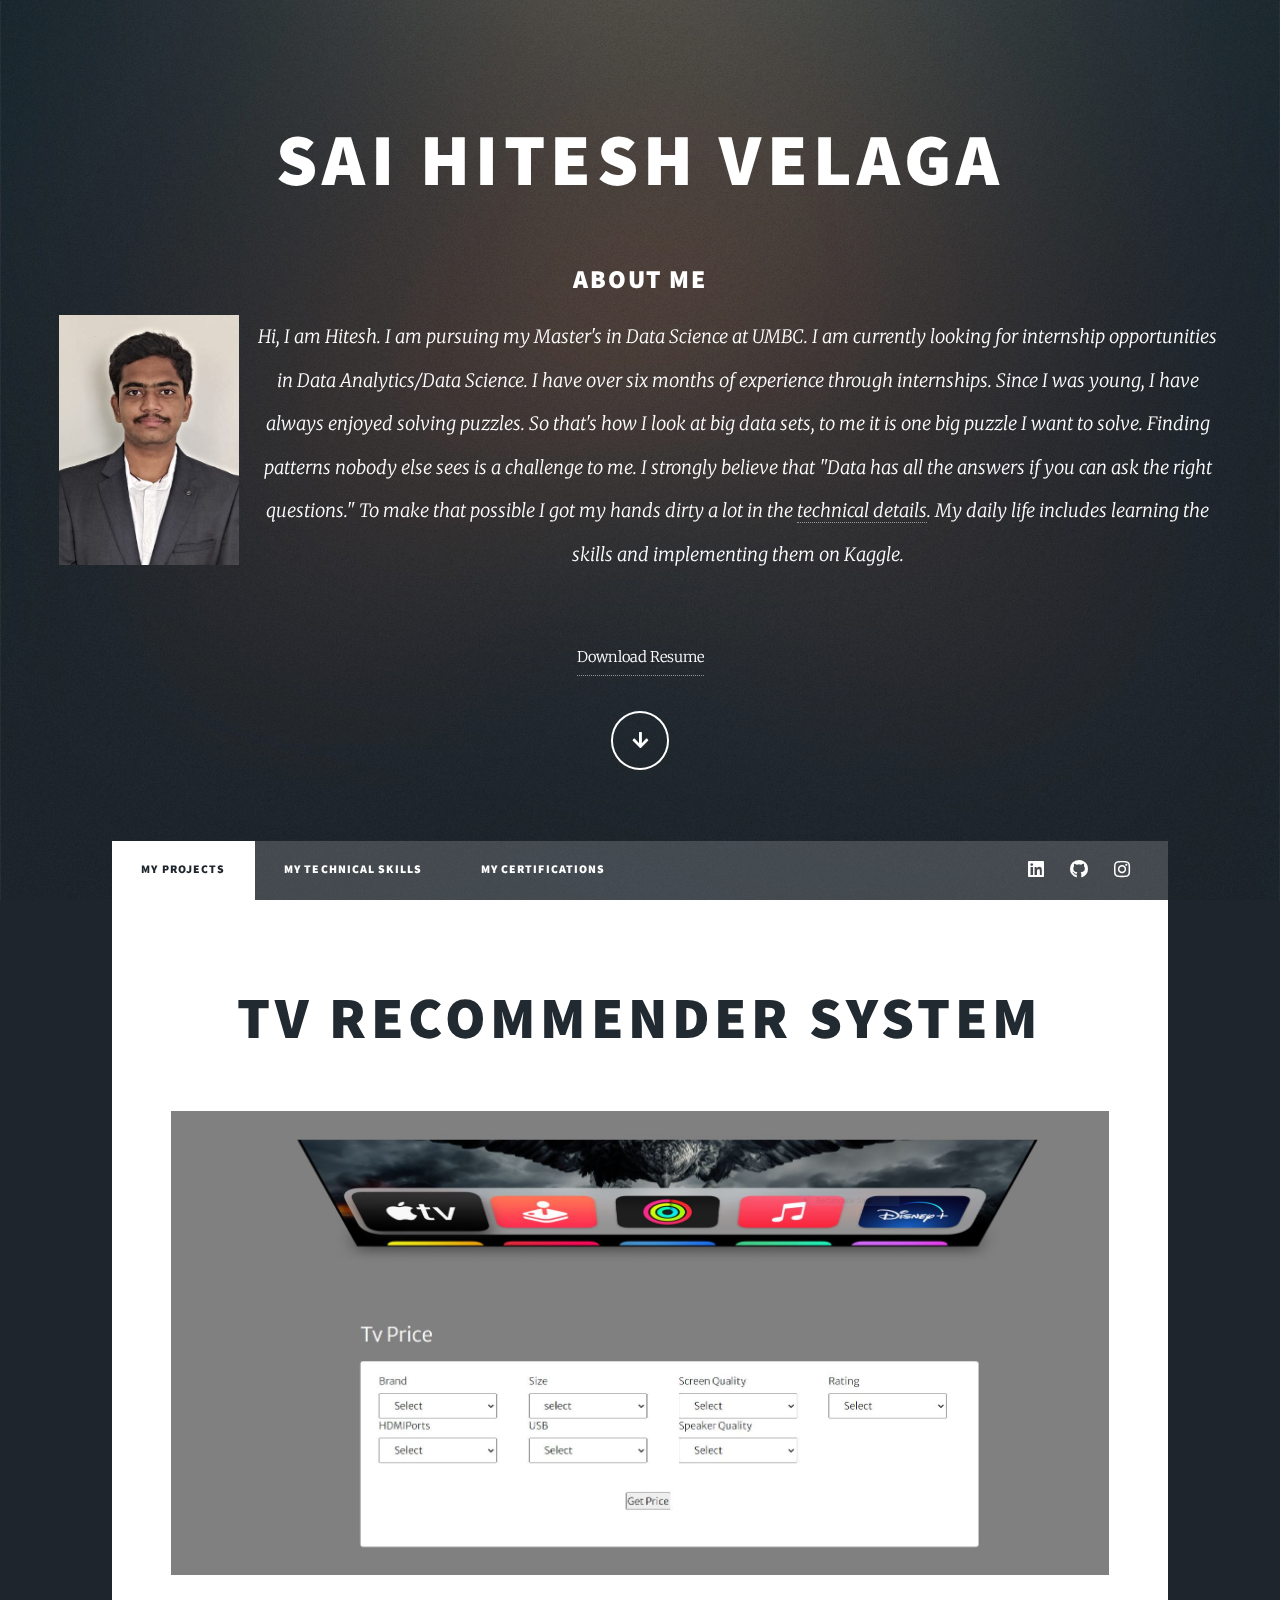
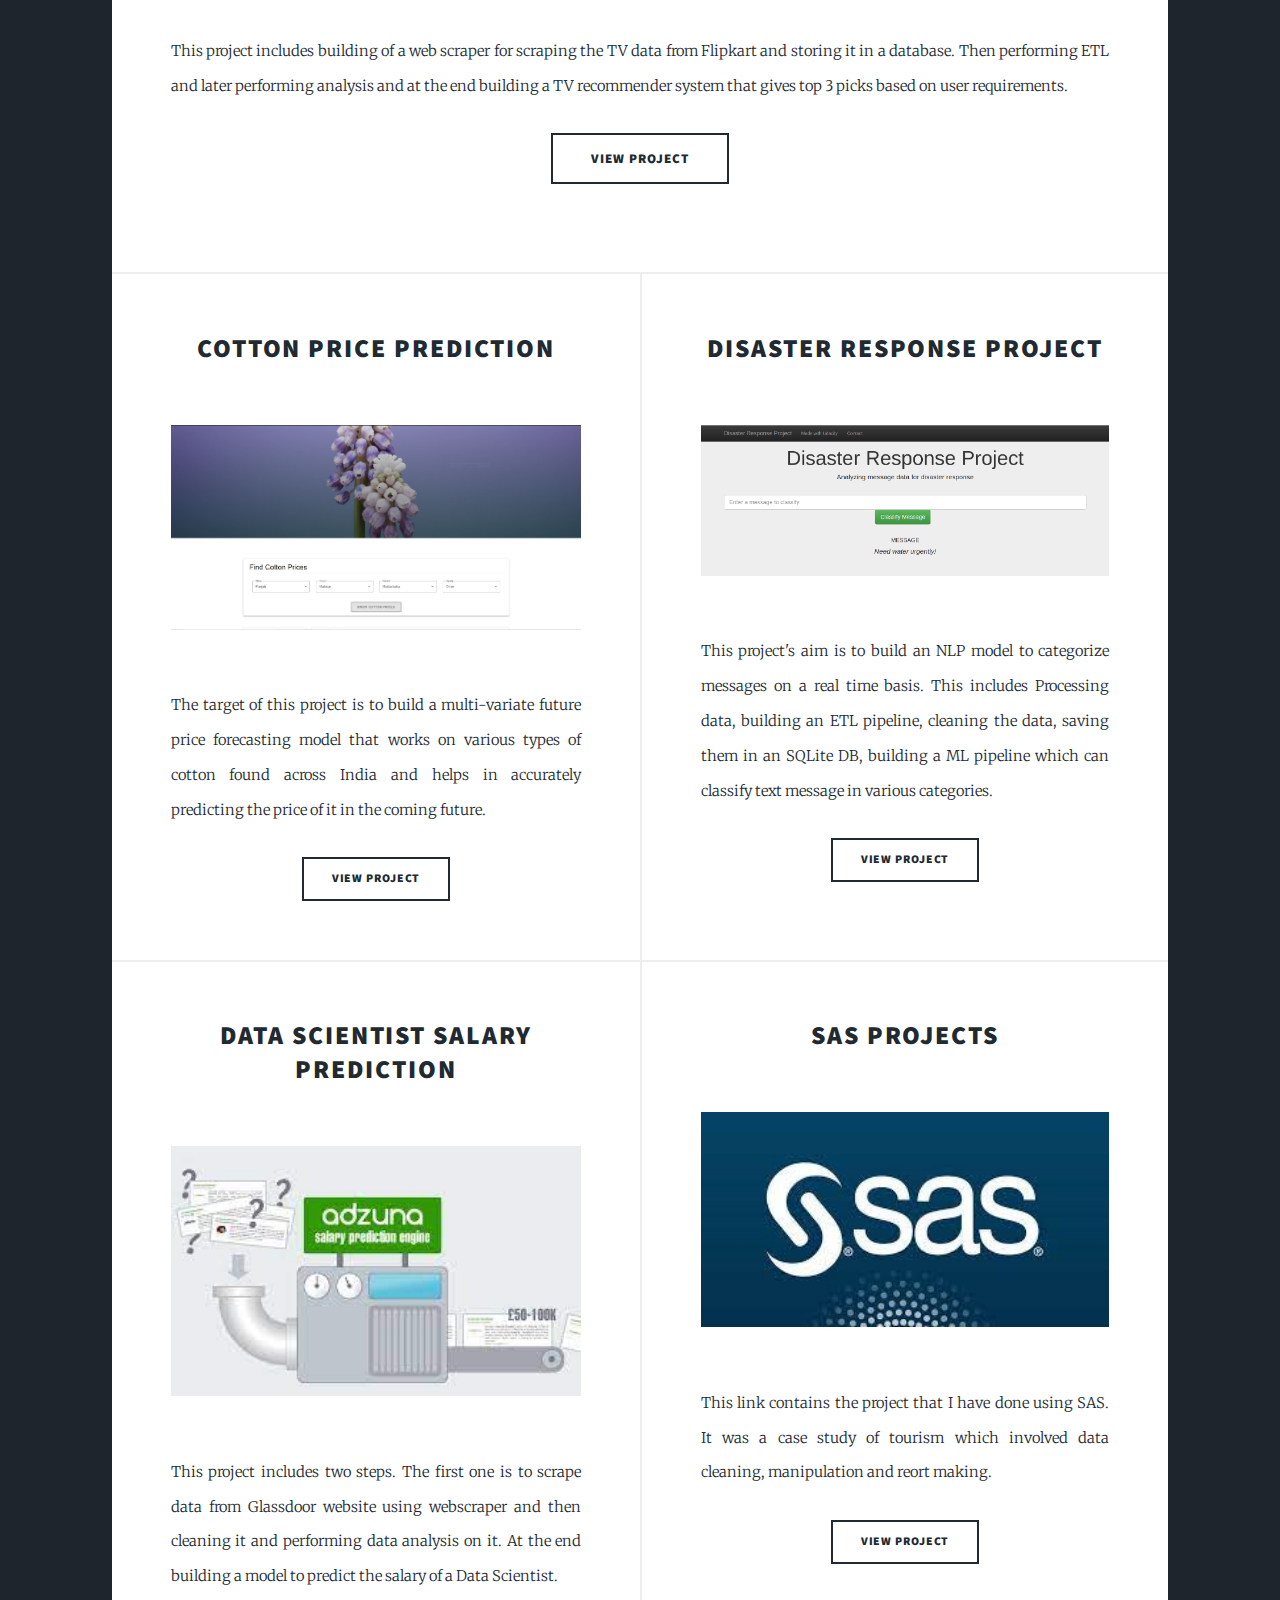
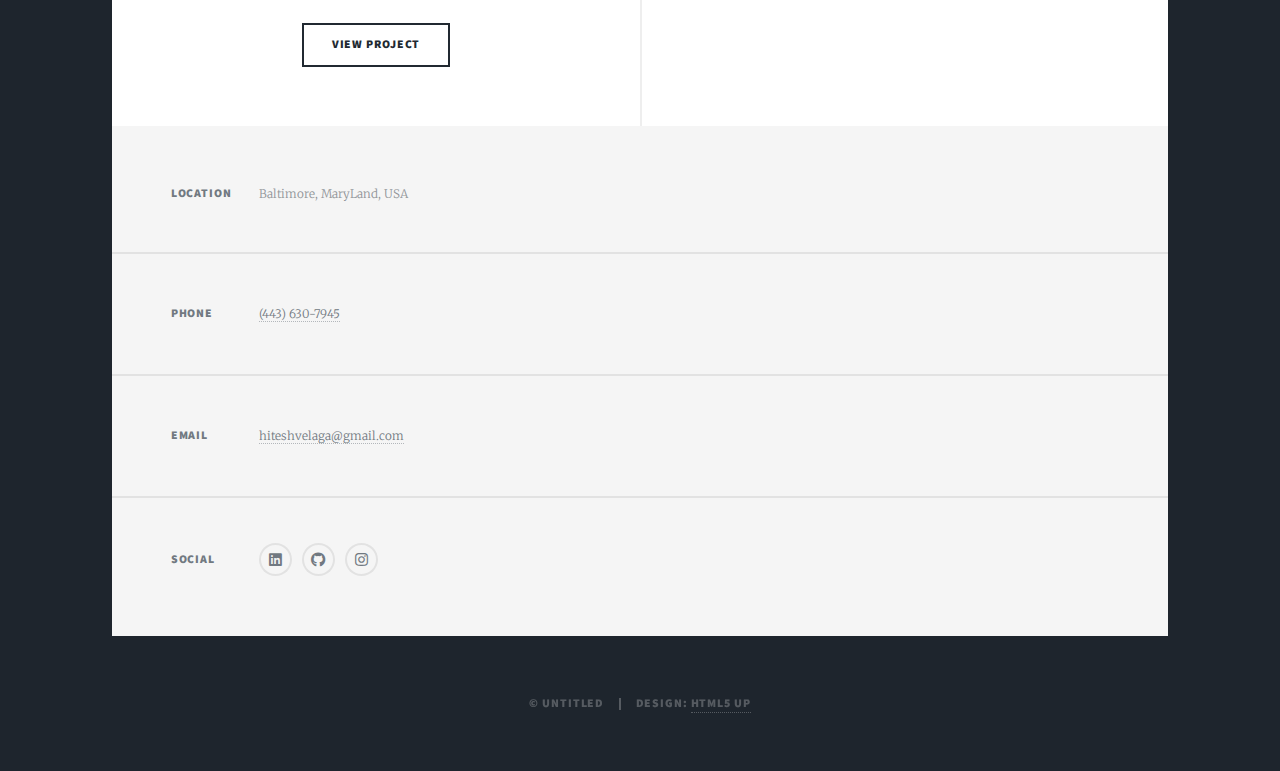
<file: index.html>
<!DOCTYPE HTML>
<!--
	Massively by HTML5 UP
	html5up.net | @ajlkn
	Free for personal and commercial use under the CCA 3.0 license (html5up.net/license)
-->
<html>
	<head>
		<title>Sai Hitesh Velaga Portfolio</title>
		<meta charset="utf-8" />
		<meta name="viewport" content="width=device-width, initial-scale=1, user-scalable=no" />
		<link rel="stylesheet" href="assets/css/main.css" />
		<noscript><link rel="stylesheet" href="assets/css/noscript.css" /></noscript>
	</head>
	<body class="is-preload">

		<!-- Wrapper -->
			<div id="wrapper" class="fade-in">

				<!-- Intro -->
					<div id="intro">
						<h1>Sai Hitesh Velaga</h1><br>
						<h2>About Me</h2>
						<p>
							<img src="images/hitesh.jpg" alt="" style="width:180px;height:250px" ALIGN=”left” id="hp"/>
							Hi, I am Hitesh. I am pursuing my Master's in Data Science at UMBC. I am currently looking for internship
							opportunities in Data Analytics/Data Science. I have over six months of experience through internships. Since I was young, I have always enjoyed solving puzzles. So that's how I look 
							at big data sets, to me it is one big puzzle I want to solve. Finding patterns nobody else sees is a challenge to me. I strongly
							believe that "Data has all the answers if you can ask the right questions." To make that possible I got my hands dirty a lot in
						    the <a href="generic.html">technical details</a>. My daily life includes learning the skills and implementing them on Kaggle.</p><br>
							<a href="images/Resume.pdf" class="btn-rounded-white">Download Resume</a><br>
						
						
						<ul class="actions">
							<li><a href="#header" class="button icon solid solo fa-arrow-down scrolly">Continue</a></li>
						</ul>
					</div>

				<!-- Header -->
					<header id="header">
						<a href="index.html" class="logo">About me</a>
					</header>

				<!-- Nav -->
					<nav id="nav">
						<ul class="links">
							<li class="active"><a href="index.html">My Projects</a></li>
							<li><a href="generic.html">My Technical Skills</a></li>
							<li><a href="elements.html">My Certifications</a></li>
						</ul>
						<ul class="icons">
							<li><a href="https://www.linkedin.com/in/sai-hitesh-velaga-998b6a1ab/" class="icon brands alt fa-linkedin"><span class="label">Linkedin</span></a></li>
							<li><a href="https://github.com/HiteshVelaga" class="icon brands alt fa-github"><span class="label">GitHub</span></a></li>
							<li><a href="https://www.instagram.com/hiteshvelaga/" class="icon brands alt fa-instagram"><span class="label">Instagram</span></a></li>
						</ul>
					</nav>

				<!-- Main -->
					<div id="main">

						<!-- Featured Post -->
							<article class="post featured">
								<header class="major">
									<h2>TV Recommender System</h2>
								</header>
								<a href="#" class="image main"><img src="images/tv.JPG" alt="" /></a>
								<p>This project includes building of a web scraper for scraping the TV data from Flipkart and storing it in a database. Then
									performing ETL and later performing analysis and at the end building a TV recommender system that gives top 3 picks based on user requirements.</p>
								<ul class="actions special">
									<li><a href="https://github.com/HiteshVelaga/TV_Recommender_System" class="button large">View Project</a></li>
								</ul>
							</article>

						<!-- Posts -->
							<section class="posts">
								<article>
									<header>
										<h2>Cotton Price Prediction</h2>
									</header>
									<img src="images/cotton.JPG"  class="image main" alt="" />
									<p>The target of this project is to build a multi-variate future price forecasting
										model that works on various types of cotton found across India and helps in accurately predicting the price of it in the coming future.</p>
									<ul class="actions special">
										<li><a href="https://github.com/HiteshVelaga/Cotton_Price_Prediction" class="button">View Project</a></li>
									</ul>
								</article>
								<article>
									<header>
										<h2>Disaster Response Project</a></h2>
									</header>
									<img src="images/disaster.png" class="image main" alt="" />
									<p>This project's aim is to build an NLP model to categorize messages on a real time basis. This includes Processing data, building an ETL pipeline, cleaning the data, saving them in an SQLite DB, building a ML pipeline which can classify text message in various categories.
										</p>
									<ul class="actions special">
										<li><a href="https://github.com/HiteshVelaga/Udacity-Disaster-Response" class="button">View Project</a></li>
									</ul>
								</article>
								<article>
									<header>
										<h2>Data Scientist Salary Prediction</h2>
									</header>
									<img src="images/salary.jpg" class="image main" alt="" />
									<p>This project includes two steps. The first one is to scrape data from Glassdoor website using webscraper and then cleaning it and performing data analysis on it. At the end building a model to predict the salary of a Data Scientist.</p>
									<ul class="actions special">
										<li><a href="https://github.com/HiteshVelaga/Data_Scientist_Salary/tree/master/DataScientistSalary" class="button">View Project</a></li>
									</ul>
								</article>
								<article>
									<header>
										<h2>SAS Projects</h2>
									</header>
									<img src="images/saslogo.jpg" class="image main" alt="" />
									<p>This link contains the project that I have done using SAS. It was a case study of tourism which involved data cleaning, manipulation and reort making.  </p>
									<ul class="actions special">
										<li><a href="https://github.com/HiteshVelaga/SAS" class="button">View Project</a></li>
									</ul>
								</article>
							</section>
					</div>
				<!-- Footer -->
				<footer id="footer">
					<section class="split contact">
						<section class="alt">
							<h3>Location</h3>
							<p>Baltimore, MaryLand, USA</p>
						</section>
						<section>
							<h3>Phone</h3>
							<p><a href="#">(443) 630-7945</a></p>
						</section>
						<section>
							<h3>Email</h3>
							<p><a href="#">hiteshvelaga@gmail.com</a></p>
						</section>
						<section>
							<h3>Social</h3>
							<ul class="icons alt">
								<li><a href="https://www.linkedin.com/in/sai-hitesh-velaga-998b6a1ab/" class="icon brands alt fa-linkedin"><span class="label">Linkedin</span></a></li>
								<li><a href="https://github.com/HiteshVelaga" class="icon brands alt fa-github"><span class="label">GitHub</span></a></li>
								<li><a href="https://www.instagram.com/hiteshvelaga/" class="icon brands alt fa-instagram"><span class="label">Instagram</span></a></li>
							</ul>
						</section>
					</section>
				</footer>

				<!-- Copyright -->
					<div id="copyright">
						<ul><li>&copy; Untitled</li><li>Design: <a href="https://html5up.net">HTML5 UP</a></li></ul>
					</div>

			</div>

		<!-- Scripts -->
			<script src="assets/js/jquery.min.js"></script>
			<script src="assets/js/jquery.scrollex.min.js"></script>
			<script src="assets/js/jquery.scrolly.min.js"></script>
			<script src="assets/js/browser.min.js"></script>
			<script src="assets/js/breakpoints.min.js"></script>
			<script src="assets/js/util.js"></script>
			<script src="assets/js/main.js"></script>

	</body>
</html>
</file>
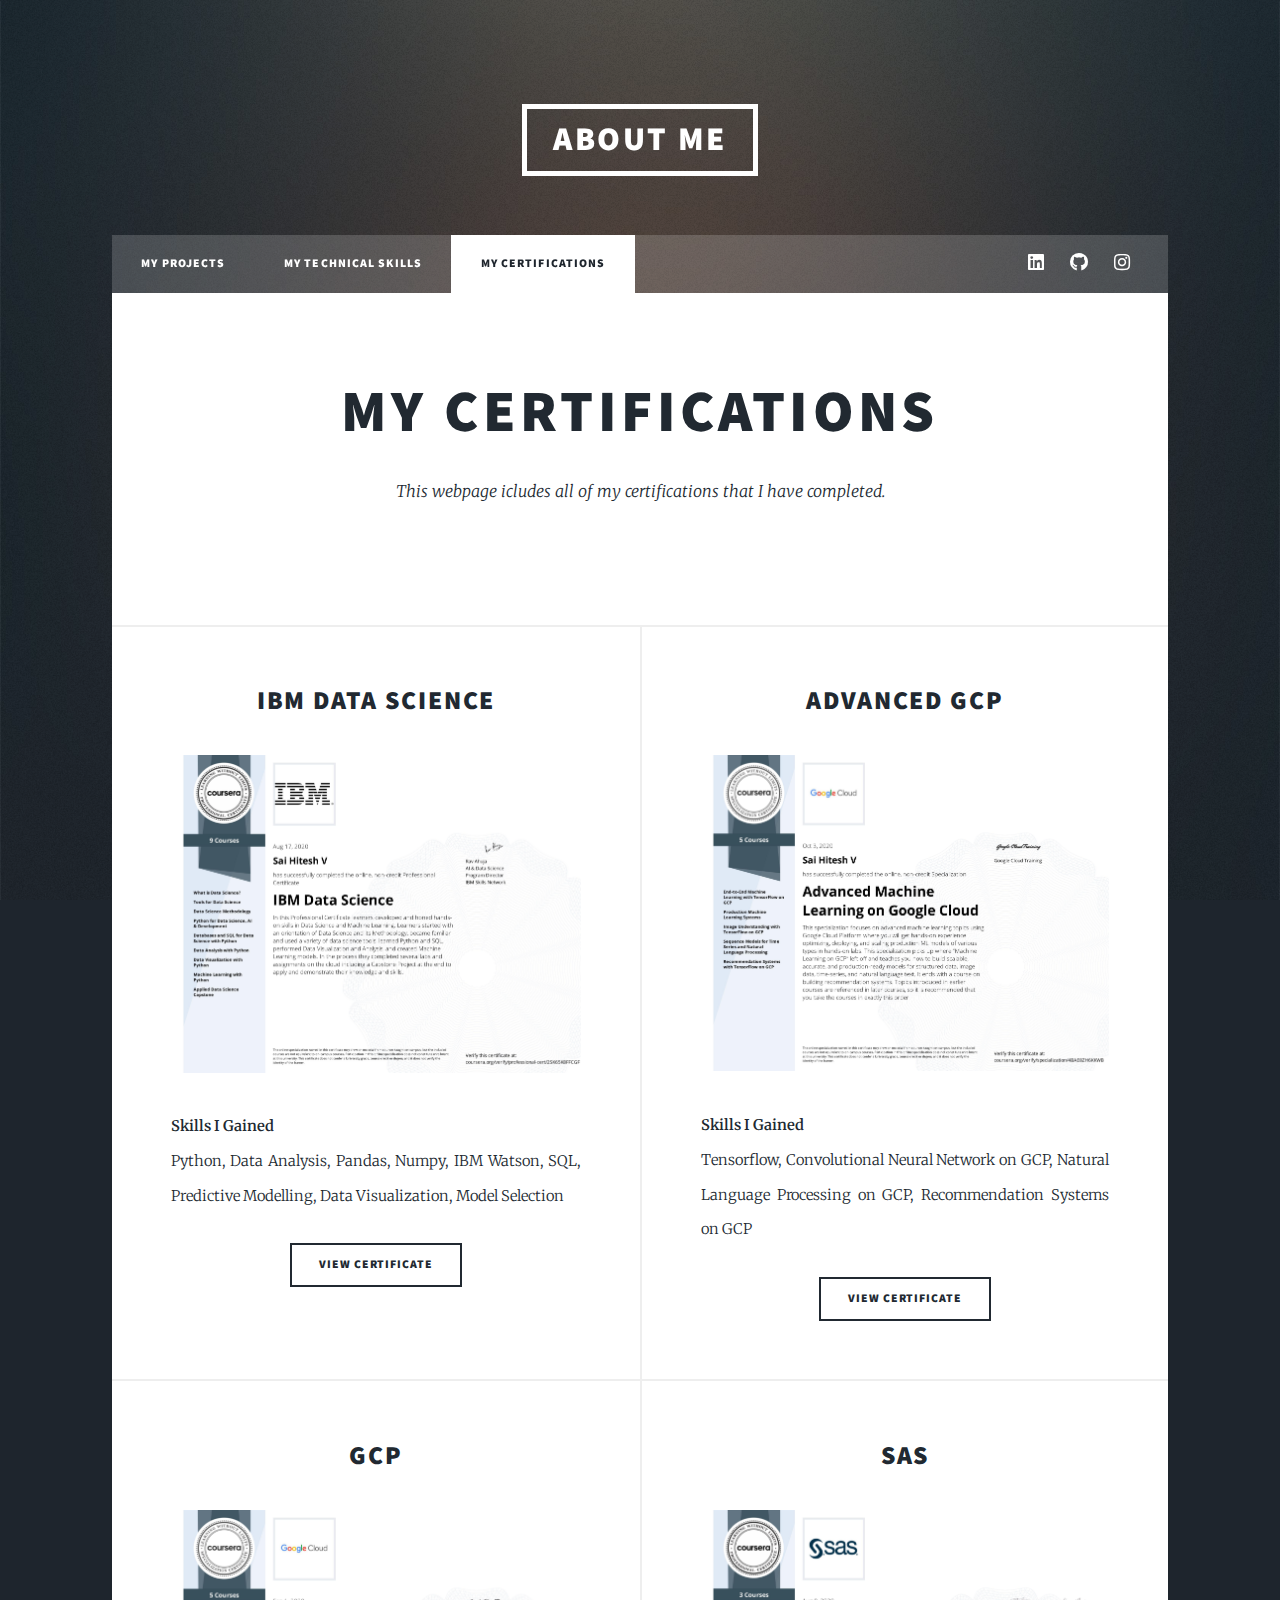
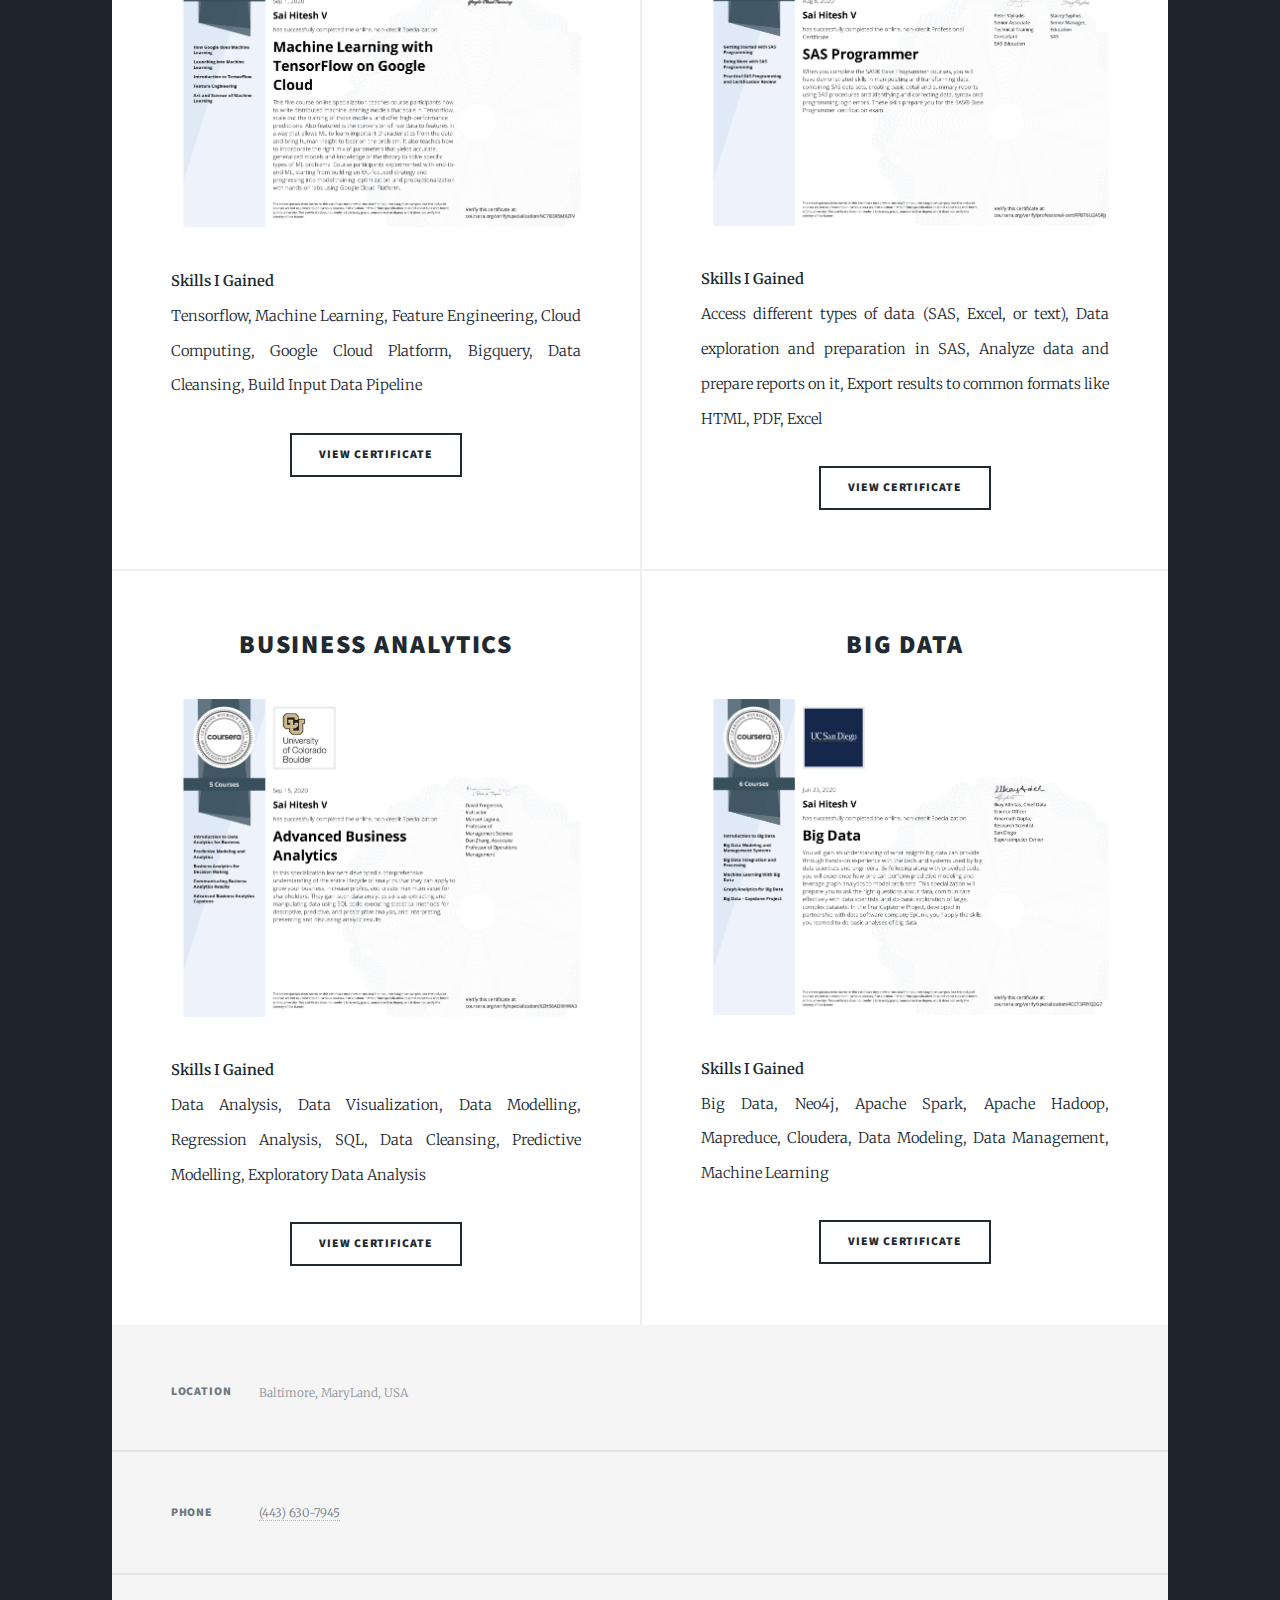
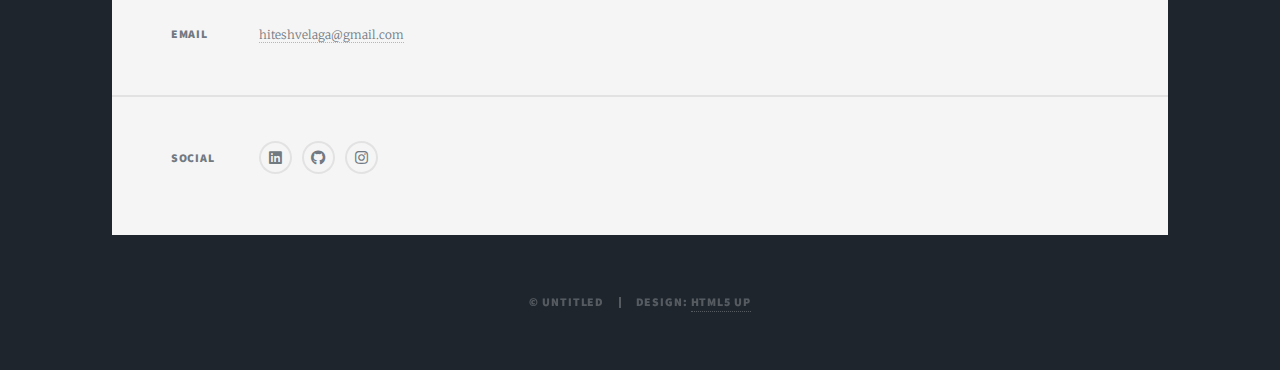
<file: elements.html>
<!DOCTYPE HTML>
<!--
	Massively by HTML5 UP
	html5up.net | @ajlkn
	Free for personal and commercial use under the CCA 3.0 license (html5up.net/license)
-->
<html>
	<head>
		<title>Certifications</title>
		<meta charset="utf-8" />
		<meta name="viewport" content="width=device-width, initial-scale=1, user-scalable=no" />
		<link rel="stylesheet" href="assets/css/main.css" />
		<noscript><link rel="stylesheet" href="assets/css/noscript.css" /></noscript>
	</head>
	<body class="is-preload">

		<!-- Wrapper -->
			<div id="wrapper">

				<!-- Header -->
					<header id="header">
						<a href="index.html" class="logo">About me</a>
					</header>

				<!-- Nav -->
					<nav id="nav">
						<ul class="links">
							<li><a href="index.html">My Projects</a></li>
							<li><a href="generic.html">My Technical Skills</a></li>
							<li class="active"><a href="elements.html">My Certifications</a></li>
						</ul>
						<ul class="icons">
							<li><a href="https://www.linkedin.com/in/sai-hitesh-velaga-998b6a1ab/" class="icon brands alt fa-linkedin"><span class="label">Linkedin</span></a></li>
							<li><a href="https://github.com/HiteshVelaga" class="icon brands alt fa-github"><span class="label">GitHub</span></a></li>
							<li><a href="https://www.instagram.com/hiteshvelaga/" class="icon brands alt fa-instagram"><span class="label">Instagram</span></a></li>
						</ul>
					</nav>

				<!-- Main -->
				<div id="main">

					<!-- Post -->
						<section class="post">
							<header class="major">
								<h1>My Certifications</h1>
								<p>This webpage icludes all of my certifications that I have completed.</p>
							</header>
						</section>
							
						<section class="posts">
							<article>
								<header>
									<h2>IBM Data Science</h2>
								</header>
								<img src="images/ibm.jpg" class="image fit" alt="" />
								<p><b>Skills I Gained</b><br>
									Python,
									Data Analysis,
									Pandas,
									Numpy,
									IBM Watson,
									SQL,
									Predictive Modelling,
									Data Visualization, 
									Model Selection</p>
								<ul class="actions special">
									<li><a href="https://www.coursera.org/account/accomplishments/professional-cert/2SK65K8FFCGF" class="button">View Certificate</a></li>
								</ul>
							</article>
							<article>
								<header>
									<h2>Advanced GCP</h2>
								</header>
								<img src="images/gcp2.jpg" class="image fit" alt="" />
								<p><b>Skills I Gained</b><br>
									Tensorflow,
									Convolutional Neural Network on GCP,
									Natural Language Processing on GCP,
									Recommendation Systems on GCP</p>
								<ul class="actions special">
									<li><a href="https://www.coursera.org/account/accomplishments/specialization/4BAE8ZH6KKWB" class="button">View Certificate</a></li>
								</ul>
							</article>
							<article>
								<header>
									<h2>GCP</a></h2>
								</header>
								<img src="images/gcp1.jpg" class="image fit" alt="" />
								<p><b>Skills I Gained</b><br>
									Tensorflow,
									Machine Learning,
									Feature Engineering,
									Cloud Computing,
									Google Cloud Platform,
									Bigquery,
									Data Cleansing,
									Build Input Data Pipeline</p>
								<ul class="actions special">
									<li><a href="https://www.coursera.org/account/accomplishments/specialization/NC7B3R5MXZFV" class="button">View Certificate</a></li>
								</ul>
							</article>
							<article>
								<header>
									<h2>SAS</h2>
								</header>
								<img src="images/sas.jpg" class="image fit" alt="" />
								<p><b>Skills I Gained</b><br>
									Access different types of data (SAS, Excel, or text), 
									Data exploration and preparation in SAS,
									Analyze data and prepare reports on it,
									Export results to common formats like HTML, PDF, Excel</p>
								<ul class="actions special">
									<li><a href="https://www.coursera.org/account/accomplishments/professional-cert/FPBT6U2A5RJJ" class="button">View Certificate</a></li>
								</ul>
							</article>
							<article>
								<header>
									<h2>Business Analytics</h2>
								</header>
								<img src="images/ucb.jpg" class="image fit" alt="" />
								<p><b>Skills I Gained</b><br>
									Data Analysis,
									Data Visualization,
									Data Modelling,
									Regression Analysis,
									SQL,
									Data Cleansing,
									Predictive Modelling,
									Exploratory Data Analysis</p>
								<ul class="actions special">
									<li><a href="https://www.coursera.org/account/accomplishments/specialization/XZH56ADXHWA3" class="button">View Certificate</a></li>
								</ul>
							</article>
							<article>
								<header>
									<h2>Big Data</h2>
								</header>
								<img src="images/ucsd.jpg" class="image fit" alt="" />
								<p><b>Skills I Gained</b><br>
									Big Data,
									Neo4j,
									Apache Spark,
									Apache Hadoop,
									Mapreduce,
									Cloudera,
									Data Modeling,
									Data Management,
									Machine Learning
								</p>
								<ul class="actions special">
									<li><a href="https://www.coursera.org/account/accomplishments/specialization/4CCT3FRYQ2G7" class="button">View Certificate</a></li>
								</ul>
							</article>
						</section>
					</div>
				


				<!-- Footer -->
					<footer id="footer">
						<section class="split contact">
							<section class="alt">
								<h3>Location</h3>
								<p>Baltimore, MaryLand, USA</p>
							</section>
							<section>
								<h3>Phone</h3>
								<p><a href="#">(443) 630-7945</a></p>
							</section>
							<section>
								<h3>Email</h3>
								<p><a href="#">hiteshvelaga@gmail.com</a></p>
							</section>
							<section>
								<h3>Social</h3>
								<ul class="icons alt">
									<li><a href="https://www.linkedin.com/in/sai-hitesh-velaga-998b6a1ab/" class="icon brands alt fa-linkedin"><span class="label">Linkedin</span></a></li>
									<li><a href="https://github.com/HiteshVelaga" class="icon brands alt fa-github"><span class="label">GitHub</span></a></li>
									<li><a href="https://www.instagram.com/hiteshvelaga/" class="icon brands alt fa-instagram"><span class="label">Instagram</span></a></li>
								</ul>
							</section>
						</section>
					</footer>

				<!-- Copyright -->
					<div id="copyright">
						<ul><li>&copy; Untitled</li><li>Design: <a href="https://html5up.net">HTML5 UP</a></li></ul>
					</div>

			</div>

		<!-- Scripts -->
			<script src="assets/js/jquery.min.js"></script>
			<script src="assets/js/jquery.scrollex.min.js"></script>
			<script src="assets/js/jquery.scrolly.min.js"></script>
			<script src="assets/js/browser.min.js"></script>
			<script src="assets/js/breakpoints.min.js"></script>
			<script src="assets/js/util.js"></script>
			<script src="assets/js/main.js"></script>

	</body>
</html>
</file>
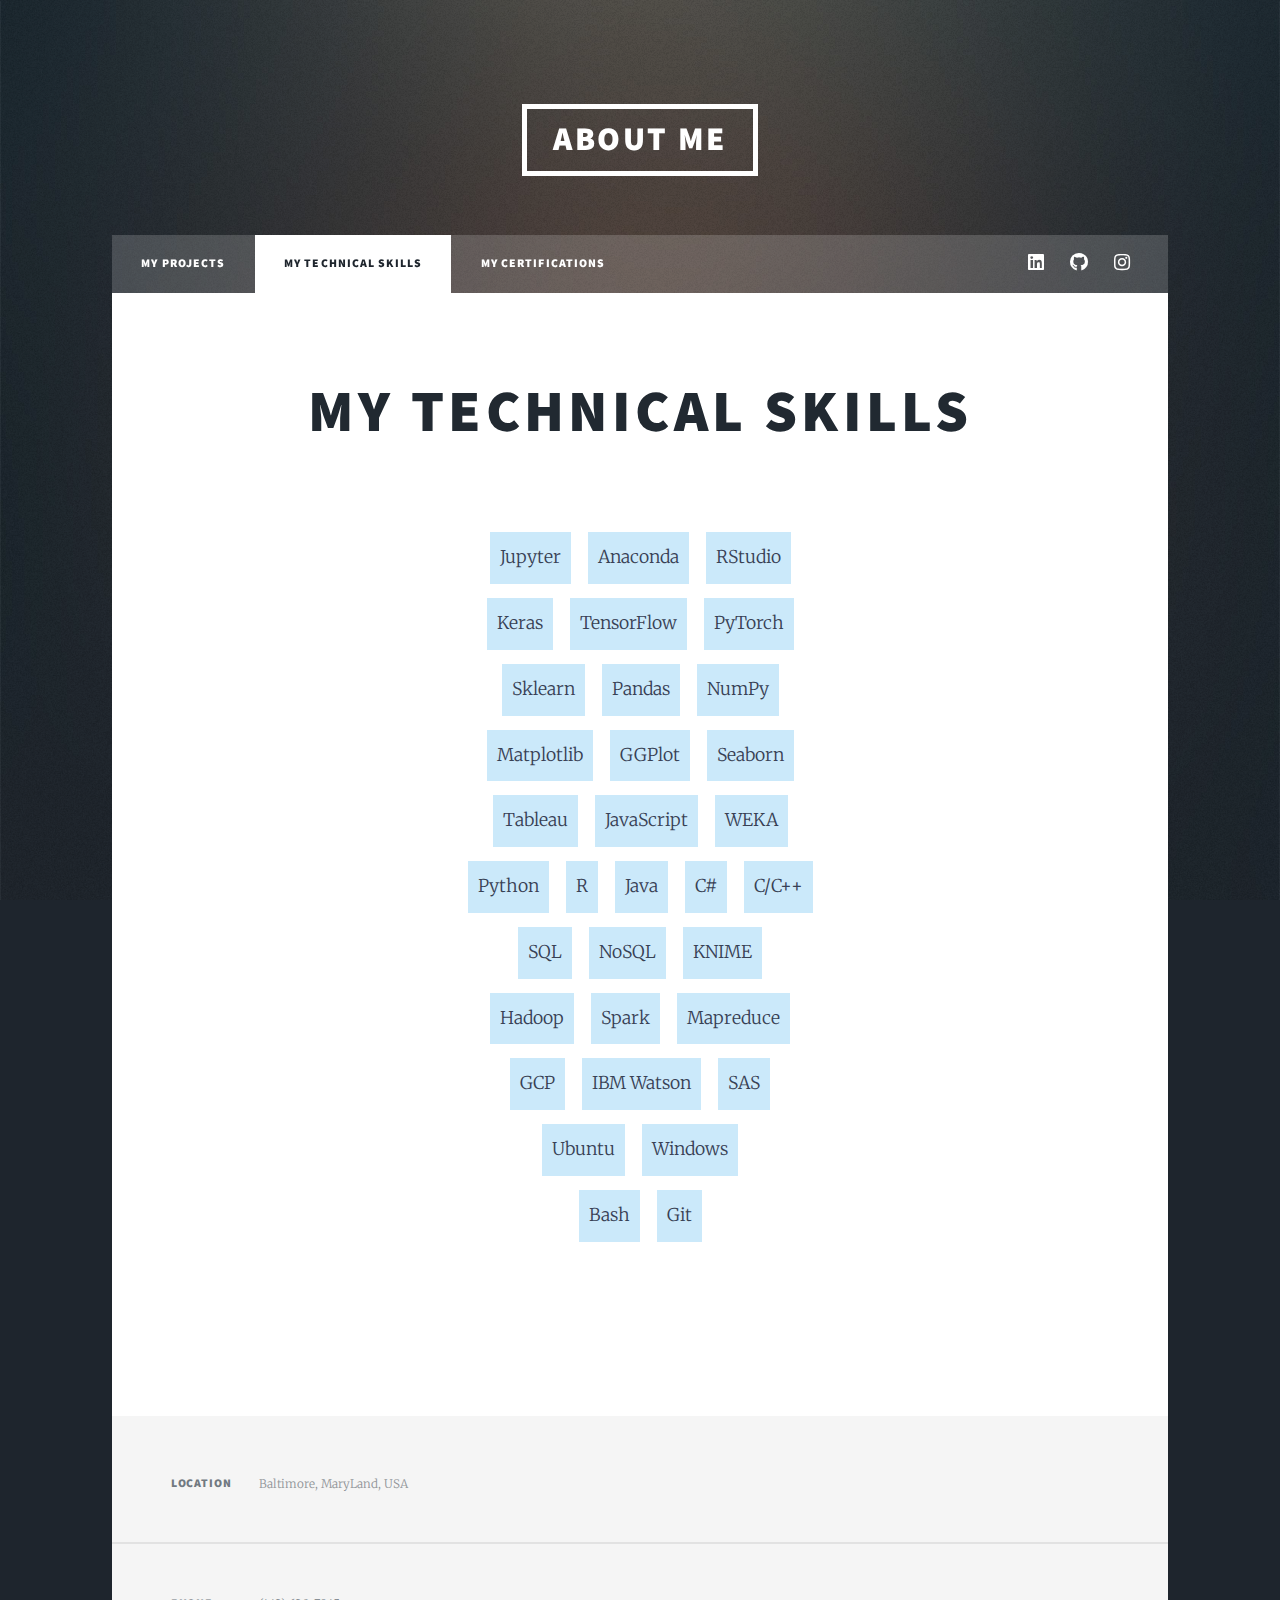
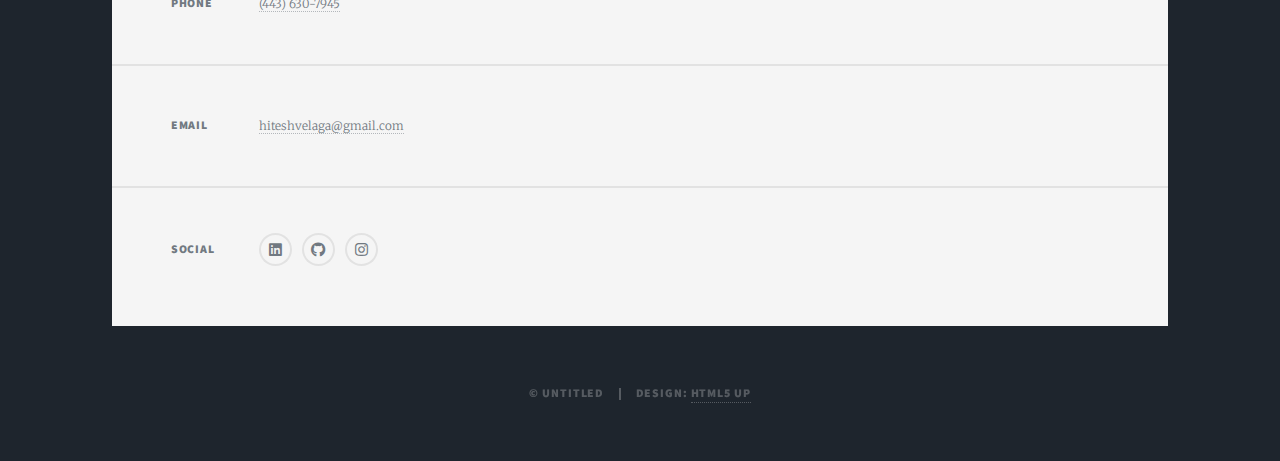
<file: generic.html>
<!DOCTYPE HTML>
<!--
	Massively by HTML5 UP
	html5up.net | @ajlkn
	Free for personal and commercial use under the CCA 3.0 license (html5up.net/license)
-->
<html>
	<head>
		<title>Skills</title>
		<meta charset="utf-8" />
		<meta name="viewport" content="width=device-width, initial-scale=1, user-scalable=no" />
		<link rel="stylesheet" href="assets/css/main.css" />
		<noscript><link rel="stylesheet" href="assets/css/noscript.css" /></noscript>
	</head>
	<body class="is-preload">

		<!-- Wrapper -->
			<div id="wrapper">

				<!-- Header -->
					<header id="header">
						<a href="index.html" class="logo">About me</a>
					</header>

				<!-- Nav -->
					<nav id="nav">
						<ul class="links">
							<li><a href="index.html">My Projects</a></li>
							<li class="active"><a href="generic.html">My Technical Skills</a></li>
							<li><a href="elements.html">My Certifications</a></li>
						</ul>
						<ul class="icons">
							<li><a href="https://www.linkedin.com/in/sai-hitesh-velaga-998b6a1ab/" class="icon brands alt fa-linkedin"><span class="label">Linkedin</span></a></li>
							<li><a href="https://github.com/HiteshVelaga" class="icon brands alt fa-github"><span class="label">GitHub</span></a></li>
							<li><a href="https://www.instagram.com/hiteshvelaga/" class="icon brands alt fa-instagram"><span class="label">Instagram</span></a></li>
						</ul>
					</nav>

				<!-- Main -->
					<div id="main">

						<!-- Post -->
							<section class="post">
								<header class="major">
									<h1>My Technical Skills</h1>
									<div id="skills" class="background-alt">
										<ul>
											<li>Jupyter</li>
											<li>Anaconda</li>
											<li>RStudio</li>
										</ul>
										<ul>
											<li>Keras</li>
											<li>TensorFlow</li>
											<li>PyTorch</li>
										</ul>
										<ul>
											<li>Sklearn</li>
											<li>Pandas</li>
											<li>NumPy</li>
										</ul>
										<ul>
											<li>Matplotlib</li>
											<li>GGPlot</li>
											<li>Seaborn</li>
										</ul>
										<ul>
											<li>Tableau</li>
											<li>JavaScript</li>
											<li>WEKA</li>
										</ul>
										<ul>
											<li>Python</li>
											<li>R</li>
											<li>Java</li>
											<li>C#</li>
											<li>C/C++</li>
										</ul>
										<ul>
											<li>SQL</li>
											<li>NoSQL</li>
											<li>KNIME</li>
										</ul>
										<ul>
											<li>Hadoop</li>
											<li>Spark</li>
											<li>Mapreduce</li>
										</ul>
										<ul>
											<li>GCP</li>
											<li>IBM Watson</li>
											<li>SAS</li>
										</ul>
										<ul>
											<li>Ubuntu</li>
											<li>Windows</li>
										</ul>
										<ul>
											<li>Bash</li>
											<li>Git</li>
										</ul>
									</div>
								</header>
							</section>
					</div>

				<!-- Footer -->
				<footer id="footer">
					<section class="split contact">
						<section class="alt">
							<h3>Location</h3>
							<p>Baltimore, MaryLand, USA</p>
						</section>
						<section>
							<h3>Phone</h3>
							<p><a href="#">(443) 630-7945</a></p>
						</section>
						<section>
							<h3>Email</h3>
							<p><a href="#">hiteshvelaga@gmail.com</a></p>
						</section>
						<section>
							<h3>Social</h3>
							<ul class="icons alt">
								<li><a href="https://www.linkedin.com/in/sai-hitesh-velaga-998b6a1ab/" class="icon brands alt fa-linkedin"><span class="label">Linkedin</span></a></li>
								<li><a href="https://github.com/HiteshVelaga" class="icon brands alt fa-github"><span class="label">GitHub</span></a></li>
								<li><a href="https://www.instagram.com/hiteshvelaga/" class="icon brands alt fa-instagram"><span class="label">Instagram</span></a></li>
							</ul>
						</section>
					</section>
				</footer>

				<!-- Copyright -->
					<div id="copyright">
						<ul><li>&copy; Untitled</li><li>Design: <a href="https://html5up.net">HTML5 UP</a></li></ul>
					</div>

			</div>

		<!-- Scripts -->
			<script src="assets/js/jquery.min.js"></script>
			<script src="assets/js/jquery.scrollex.min.js"></script>
			<script src="assets/js/jquery.scrolly.min.js"></script>
			<script src="assets/js/browser.min.js"></script>
			<script src="assets/js/breakpoints.min.js"></script>
			<script src="assets/js/util.js"></script>
			<script src="assets/js/main.js"></script>

	</body>
</html>
</file>
<file: assets/css/main.css>
@import url(fontawesome-all.min.css);
@import url("https://fonts.googleapis.com/css?family=Merriweather:300,700,300italic,700italic|Source+Sans+Pro:900");

/*
	Massively by HTML5 UP
	html5up.net | @ajlkn
	Free for personal and commercial use under the CCA 3.0 license (html5up.net/license)
*/

html, body, div, span, applet, object,
iframe, h1, h2, h3, h4, h5, h6, p, blockquote,
pre, a, abbr, acronym, address, big, cite,
code, del, dfn, em, img, ins, kbd, q, s, samp,
small, strike, strong, sub, sup, tt, var, b,
u, i, center, dl, dt, dd, ol, ul, li, fieldset,
form, label, legend, table, caption, tbody,
tfoot, thead, tr, th, td, article, aside,
canvas, details, embed, figure, figcaption,
footer, header, hgroup, menu, nav, output, ruby,
section, summary, time, mark, audio, video {
	margin: 0;
	padding: 0;
	border: 0;
	font-size: 100%;
	font: inherit;
	vertical-align: baseline;}

article, aside, details, figcaption, figure,
footer, header, hgroup, menu, nav, section {
	display: block;}

body {
	line-height: 1;
}

ol, ul {
	list-style: none;
}

blockquote, q {
	quotes: none;
}

	blockquote:before, blockquote:after, q:before, q:after {
		content: '';
		content: none;
	}

table {
	border-collapse: collapse;
	border-spacing: 0;
}

body {
	-webkit-text-size-adjust: none;
}

mark {
	background-color: transparent;
	color: inherit;
}

input::-moz-focus-inner {
	border: 0;
	padding: 0;
}

input, select, textarea {
	-moz-appearance: none;
	-webkit-appearance: none;
	-ms-appearance: none;
	appearance: none;
}

/* Basic */

	@-ms-viewport {
		width: device-width;
	}

	body {
		-ms-overflow-style: scrollbar;
	}

	@media screen and (max-width: 480px) {

		html, body {
			min-width: 320px;
		}

	}

	html {
		box-sizing: border-box;
	}

	*, *:before, *:after {
		box-sizing: inherit;
	}

	body {
		background-color: #1e252d;
	}

		body.is-preload *, body.is-preload *:before, body.is-preload *:after {
			-moz-animation: none !important;
			-webkit-animation: none !important;
			-ms-animation: none !important;
			animation: none !important;
			-moz-transition: none !important;
			-webkit-transition: none !important;
			-ms-transition: none !important;
			transition: none !important;
		}

/* Type */

	html {
		font-size: 16pt;
	}

		@media screen and (max-width: 1680px) {

			html {
				font-size: 12pt;
			}

		}

		@media screen and (max-width: 1280px) {

			html {
				font-size: 11pt;
			}

		}

		@media screen and (max-width: 360px) {

			html {
				font-size: 10pt;
			}

		}

	body {
		color: #212931;
	}

	body, input, select, textarea {
		font-family: "Merriweather", Georgia, serif;
		font-weight: 300;
		font-size: 1rem;
		line-height: 2.375;
	}

	a {
		-moz-transition: color 0.2s ease-in-out, background-color 0.2s ease-in-out, border-color 0.2s ease-in-out, box-shadow 0.2s ease-in-out;
		-webkit-transition: color 0.2s ease-in-out, background-color 0.2s ease-in-out, border-color 0.2s ease-in-out, box-shadow 0.2s ease-in-out;
		-ms-transition: color 0.2s ease-in-out, background-color 0.2s ease-in-out, border-color 0.2s ease-in-out, box-shadow 0.2s ease-in-out;
		transition: color 0.2s ease-in-out, background-color 0.2s ease-in-out, border-color 0.2s ease-in-out, box-shadow 0.2s ease-in-out;
		border-bottom: dotted 1px;
		text-decoration: none;
	}

		a:hover {
			border-bottom-color: transparent;
		}

	strong, b {
		font-weight: 600;
	}

	em, i {
		font-style: italic;
	}

	p {
		text-align: justify;
		margin: 0 0 2rem 0;
	}

	h1, h2, h3, h4, h5, h6 {
		font-family: "Source Sans Pro", Helvetica, sans-serif;
		font-weight: 900;
		line-height: 1.5;
		letter-spacing: 0.075em;
		text-transform: uppercase;
		margin: 0 0 1rem 0;
	}

		h1 a, h2 a, h3 a, h4 a, h5 a, h6 a {
			border-bottom: 0;
			color: inherit;
			text-decoration: none;
		}

	h1 {
		font-size: 4rem;
		line-height: 1.1;
		margin: 0 0 2rem 0;
	}

	h2 {
		font-size: 1.75rem;
		line-height: 1.3;
		margin: 0 0 1.5rem 0;
	}

	h3 {
		font-size: 1.25rem;
		margin: 0 0 1.5rem 0;
	}

	h4 {
		font-size: 1rem;
	}

	h5 {
		font-size: 0.9rem;
	}

	h6 {
		font-size: 0.8rem;
	}

	sub {
		font-size: 0.8rem;
		position: relative;
		top: 0.5rem;
	}

	sup {
		font-size: 0.8rem;
		position: relative;
		top: -0.5rem;
	}

	blockquote {
		border-left: solid 4px;
		font-style: italic;
		margin: 0 0 2rem 0;
		padding: 0.5rem 0 0.5rem 2rem;
	}

	code {
		border: solid 2px;
		font-family: "Courier New", monospace;
		font-size: 0.9rem;
		margin: 0 0.25rem;
		padding: 0.25rem 0.65rem;
	}

	pre {
		-webkit-overflow-scrolling: touch;
		font-family: "Courier New", monospace;
		font-size: 0.9rem;
		margin: 0 0 2rem 0;
	}

		pre code {
			display: block;
			line-height: 1.75;
			padding: 1rem 1.5rem;
			overflow-x: auto;
		}

	hr {
		border: 0;
		border-bottom: solid 2px;
		margin: 3rem 0;
	}

		hr.major {
			margin: 5rem 0;
		}

	.align-left {
		text-align: left;
	}

	.align-center {
		text-align: center;
	}

	.align-right {
		text-align: right;
	}

	input, select, textarea {
		color: #212931;
	}

	a {
		color: #212931;
		border-bottom-color: rgba(33, 41, 49, 0.5);
	}

		a:hover {
			border-bottom-color: transparent;
			color: #18bfef !important;
		}

	strong, b {
		color: #212931;
	}

	h1, h2, h3, h4, h5, h6 {
		color: #212931;
	}

	blockquote {
		border-left-color: #eeeeee;
	}

	code {
		background: rgba(220, 220, 220, 0.25);
		border-color: #eeeeee;
	}

	hr {
		border-bottom-color: #eeeeee;
	}

/* Row */

	.row {
		display: flex;
		flex-wrap: wrap;
		box-sizing: border-box;
		align-items: stretch;
	}

		.row > * {
			box-sizing: border-box;
		}

		.row.gtr-uniform > * > :last-child {
			margin-bottom: 0;
		}

		.row.aln-left {
			justify-content: flex-start;
		}

		.row.aln-center {
			justify-content: center;
		}

		.row.aln-right {
			justify-content: flex-end;
		}

		.row.aln-top {
			align-items: flex-start;
		}

		.row.aln-middle {
			align-items: center;
		}

		.row.aln-bottom {
			align-items: flex-end;
		}

		.row > .imp {
			order: -1;
		}

		.row > .col-1 {
			width: 8.33333%;
		}

		.row > .off-1 {
			margin-left: 8.33333%;
		}

		.row > .col-2 {
			width: 16.66667%;
		}

		.row > .off-2 {
			margin-left: 16.66667%;
		}

		.row > .col-3 {
			width: 25%;
		}

		.row > .off-3 {
			margin-left: 25%;
		}

		.row > .col-4 {
			width: 33.33333%;
		}

		.row > .off-4 {
			margin-left: 33.33333%;
		}

		.row > .col-5 {
			width: 41.66667%;
		}

		.row > .off-5 {
			margin-left: 41.66667%;
		}

		.row > .col-6 {
			width: 50%;
		}

		.row > .off-6 {
			margin-left: 50%;
		}

		.row > .col-7 {
			width: 58.33333%;
		}

		.row > .off-7 {
			margin-left: 58.33333%;
		}

		.row > .col-8 {
			width: 66.66667%;
		}

		.row > .off-8 {
			margin-left: 66.66667%;
		}

		.row > .col-9 {
			width: 75%;
		}

		.row > .off-9 {
			margin-left: 75%;
		}

		.row > .col-10 {
			width: 83.33333%;
		}

		.row > .off-10 {
			margin-left: 83.33333%;
		}

		.row > .col-11 {
			width: 91.66667%;
		}

		.row > .off-11 {
			margin-left: 91.66667%;
		}

		.row > .col-12 {
			width: 100%;
		}

		.row > .off-12 {
			margin-left: 100%;
		}

		.row.gtr-0 {
			margin-top: 0;
			margin-left: 0rem;
		}

			.row.gtr-0 > * {
				padding: 0 0 0 0rem;
			}

			.row.gtr-0.gtr-uniform {
				margin-top: 0rem;
			}

				.row.gtr-0.gtr-uniform > * {
					padding-top: 0rem;
				}

		.row.gtr-25 {
			margin-top: 0;
			margin-left: -0.375rem;
		}

			.row.gtr-25 > * {
				padding: 0 0 0 0.375rem;
			}

			.row.gtr-25.gtr-uniform {
				margin-top: -0.375rem;
			}

				.row.gtr-25.gtr-uniform > * {
					padding-top: 0.375rem;
				}

		.row.gtr-50 {
			margin-top: 0;
			margin-left: -0.75rem;
		}

			.row.gtr-50 > * {
				padding: 0 0 0 0.75rem;
			}

			.row.gtr-50.gtr-uniform {
				margin-top: -0.75rem;
			}

				.row.gtr-50.gtr-uniform > * {
					padding-top: 0.75rem;
				}

		.row {
			margin-top: 0;
			margin-left: -1.5rem;
		}

			.row > * {
				padding: 0 0 0 1.5rem;
			}

			.row.gtr-uniform {
				margin-top: -1.5rem;
			}

				.row.gtr-uniform > * {
					padding-top: 1.5rem;
				}

		.row.gtr-150 {
			margin-top: 0;
			margin-left: -2.25rem;
		}

			.row.gtr-150 > * {
				padding: 0 0 0 2.25rem;
			}

			.row.gtr-150.gtr-uniform {
				margin-top: -2.25rem;
			}

				.row.gtr-150.gtr-uniform > * {
					padding-top: 2.25rem;
				}

		.row.gtr-200 {
			margin-top: 0;
			margin-left: -3rem;
		}

			.row.gtr-200 > * {
				padding: 0 0 0 3rem;
			}

			.row.gtr-200.gtr-uniform {
				margin-top: -3rem;
			}

				.row.gtr-200.gtr-uniform > * {
					padding-top: 3rem;
				}

		@media screen and (max-width: 1680px) {

			.row {
				display: flex;
				flex-wrap: wrap;
				box-sizing: border-box;
				align-items: stretch;
			}

				.row > * {
					box-sizing: border-box;
				}

				.row.gtr-uniform > * > :last-child {
					margin-bottom: 0;
				}

				.row.aln-left {
					justify-content: flex-start;
				}

				.row.aln-center {
					justify-content: center;
				}

				.row.aln-right {
					justify-content: flex-end;
				}

				.row.aln-top {
					align-items: flex-start;
				}

				.row.aln-middle {
					align-items: center;
				}

				.row.aln-bottom {
					align-items: flex-end;
				}

				.row > .imp-xlarge {
					order: -1;
				}

				.row > .col-1-xlarge {
					width: 8.33333%;
				}

				.row > .off-1-xlarge {
					margin-left: 8.33333%;
				}

				.row > .col-2-xlarge {
					width: 16.66667%;
				}

				.row > .off-2-xlarge {
					margin-left: 16.66667%;
				}

				.row > .col-3-xlarge {
					width: 25%;
				}

				.row > .off-3-xlarge {
					margin-left: 25%;
				}

				.row > .col-4-xlarge {
					width: 33.33333%;
				}

				.row > .off-4-xlarge {
					margin-left: 33.33333%;
				}

				.row > .col-5-xlarge {
					width: 41.66667%;
				}

				.row > .off-5-xlarge {
					margin-left: 41.66667%;
				}

				.row > .col-6-xlarge {
					width: 50%;
				}

				.row > .off-6-xlarge {
					margin-left: 50%;
				}

				.row > .col-7-xlarge {
					width: 58.33333%;
				}

				.row > .off-7-xlarge {
					margin-left: 58.33333%;
				}

				.row > .col-8-xlarge {
					width: 66.66667%;
				}

				.row > .off-8-xlarge {
					margin-left: 66.66667%;
				}

				.row > .col-9-xlarge {
					width: 75%;
				}

				.row > .off-9-xlarge {
					margin-left: 75%;
				}

				.row > .col-10-xlarge {
					width: 83.33333%;
				}

				.row > .off-10-xlarge {
					margin-left: 83.33333%;
				}

				.row > .col-11-xlarge {
					width: 91.66667%;
				}

				.row > .off-11-xlarge {
					margin-left: 91.66667%;
				}

				.row > .col-12-xlarge {
					width: 100%;
				}

				.row > .off-12-xlarge {
					margin-left: 100%;
				}

				.row.gtr-0 {
					margin-top: 0;
					margin-left: 0rem;
				}

					.row.gtr-0 > * {
						padding: 0 0 0 0rem;
					}

					.row.gtr-0.gtr-uniform {
						margin-top: 0rem;
					}

						.row.gtr-0.gtr-uniform > * {
							padding-top: 0rem;
						}

				.row.gtr-25 {
					margin-top: 0;
					margin-left: -0.375rem;
				}

					.row.gtr-25 > * {
						padding: 0 0 0 0.375rem;
					}

					.row.gtr-25.gtr-uniform {
						margin-top: -0.375rem;
					}

						.row.gtr-25.gtr-uniform > * {
							padding-top: 0.375rem;
						}

				.row.gtr-50 {
					margin-top: 0;
					margin-left: -0.75rem;
				}

					.row.gtr-50 > * {
						padding: 0 0 0 0.75rem;
					}

					.row.gtr-50.gtr-uniform {
						margin-top: -0.75rem;
					}

						.row.gtr-50.gtr-uniform > * {
							padding-top: 0.75rem;
						}

				.row {
					margin-top: 0;
					margin-left: -1.5rem;
				}

					.row > * {
						padding: 0 0 0 1.5rem;
					}

					.row.gtr-uniform {
						margin-top: -1.5rem;
					}

						.row.gtr-uniform > * {
							padding-top: 1.5rem;
						}

				.row.gtr-150 {
					margin-top: 0;
					margin-left: -2.25rem;
				}

					.row.gtr-150 > * {
						padding: 0 0 0 2.25rem;
					}

					.row.gtr-150.gtr-uniform {
						margin-top: -2.25rem;
					}

						.row.gtr-150.gtr-uniform > * {
							padding-top: 2.25rem;
						}

				.row.gtr-200 {
					margin-top: 0;
					margin-left: -3rem;
				}

					.row.gtr-200 > * {
						padding: 0 0 0 3rem;
					}

					.row.gtr-200.gtr-uniform {
						margin-top: -3rem;
					}

						.row.gtr-200.gtr-uniform > * {
							padding-top: 3rem;
						}

		}
		#skills {
			padding: 50px 15px;
			text-align: center;
		  }
		  #skills h2 {
			color: #374054;
			margin-bottom: 50px;
		  }
		  #skills ul {
			display: block;
			margin: 0 auto;
			padding: 0;
			max-width: 800px;
		  }
		  #skills li {
			display: inline-block;
			margin: 7px;
			padding: 5px 10px;
			color: #374054;
			background: #cbe9fa;
			list-style: none;
			cursor: default;
			font-size: 1.2em;
		  }
		  img.round_corners{
			border-radius: 50px;
		  }
		  #hp  {
			float: left;    
			 margin: 0 15px 0 0;
			}

		@media screen and (max-width: 1280px) {

			.row {
				display: flex;
				flex-wrap: wrap;
				box-sizing: border-box;
				align-items: stretch;
			}

				.row > * {
					box-sizing: border-box;
				}

				.row.gtr-uniform > * > :last-child {
					margin-bottom: 0;
				}

				.row.aln-left {
					justify-content: flex-start;
				}

				.row.aln-center {
					justify-content: center;
				}

				.row.aln-right {
					justify-content: flex-end;
				}

				.row.aln-top {
					align-items: flex-start;
				}

				.row.aln-middle {
					align-items: center;
				}

				.row.aln-bottom {
					align-items: flex-end;
				}

				.row > .imp-large {
					order: -1;
				}

				.row > .col-1-large {
					width: 8.33333%;
				}

				.row > .off-1-large {
					margin-left: 8.33333%;
				}

				.row > .col-2-large {
					width: 16.66667%;
				}

				.row > .off-2-large {
					margin-left: 16.66667%;
				}

				.row > .col-3-large {
					width: 25%;
				}

				.row > .off-3-large {
					margin-left: 25%;
				}

				.row > .col-4-large {
					width: 33.33333%;
				}

				.row > .off-4-large {
					margin-left: 33.33333%;
				}

				.row > .col-5-large {
					width: 41.66667%;
				}

				.row > .off-5-large {
					margin-left: 41.66667%;
				}

				.row > .col-6-large {
					width: 50%;
				}

				.row > .off-6-large {
					margin-left: 50%;
				}

				.row > .col-7-large {
					width: 58.33333%;
				}

				.row > .off-7-large {
					margin-left: 58.33333%;
				}

				.row > .col-8-large {
					width: 66.66667%;
				}

				.row > .off-8-large {
					margin-left: 66.66667%;
				}

				.row > .col-9-large {
					width: 75%;
				}

				.row > .off-9-large {
					margin-left: 75%;
				}

				.row > .col-10-large {
					width: 83.33333%;
				}

				.row > .off-10-large {
					margin-left: 83.33333%;
				}

				.row > .col-11-large {
					width: 91.66667%;
				}

				.row > .off-11-large {
					margin-left: 91.66667%;
				}

				.row > .col-12-large {
					width: 100%;
				}

				.row > .off-12-large {
					margin-left: 100%;
				}

				.row.gtr-0 {
					margin-top: 0;
					margin-left: 0rem;
				}

					.row.gtr-0 > * {
						padding: 0 0 0 0rem;
					}

					.row.gtr-0.gtr-uniform {
						margin-top: 0rem;
					}

						.row.gtr-0.gtr-uniform > * {
							padding-top: 0rem;
						}

				.row.gtr-25 {
					margin-top: 0;
					margin-left: -0.375rem;
				}

					.row.gtr-25 > * {
						padding: 0 0 0 0.375rem;
					}

					.row.gtr-25.gtr-uniform {
						margin-top: -0.375rem;
					}

						.row.gtr-25.gtr-uniform > * {
							padding-top: 0.375rem;
						}

				.row.gtr-50 {
					margin-top: 0;
					margin-left: -0.75rem;
				}

					.row.gtr-50 > * {
						padding: 0 0 0 0.75rem;
					}

					.row.gtr-50.gtr-uniform {
						margin-top: -0.75rem;
					}

						.row.gtr-50.gtr-uniform > * {
							padding-top: 0.75rem;
						}

				.row {
					margin-top: 0;
					margin-left: -1.5rem;
				}

					.row > * {
						padding: 0 0 0 1.5rem;
					}

					.row.gtr-uniform {
						margin-top: -1.5rem;
					}

						.row.gtr-uniform > * {
							padding-top: 1.5rem;
						}

				.row.gtr-150 {
					margin-top: 0;
					margin-left: -2.25rem;
				}

					.row.gtr-150 > * {
						padding: 0 0 0 2.25rem;
					}

					.row.gtr-150.gtr-uniform {
						margin-top: -2.25rem;
					}

						.row.gtr-150.gtr-uniform > * {
							padding-top: 2.25rem;
						}

				.row.gtr-200 {
					margin-top: 0;
					margin-left: -3rem;
				}

					.row.gtr-200 > * {
						padding: 0 0 0 3rem;
					}

					.row.gtr-200.gtr-uniform {
						margin-top: -3rem;
					}

						.row.gtr-200.gtr-uniform > * {
							padding-top: 3rem;
						}

		}

		@media screen and (max-width: 980px) {

			.row {
				display: flex;
				flex-wrap: wrap;
				box-sizing: border-box;
				align-items: stretch;
			}

				.row > * {
					box-sizing: border-box;
				}

				.row.gtr-uniform > * > :last-child {
					margin-bottom: 0;
				}

				.row.aln-left {
					justify-content: flex-start;
				}

				.row.aln-center {
					justify-content: center;
				}

				.row.aln-right {
					justify-content: flex-end;
				}

				.row.aln-top {
					align-items: flex-start;
				}

				.row.aln-middle {
					align-items: center;
				}

				.row.aln-bottom {
					align-items: flex-end;
				}

				.row > .imp-medium {
					order: -1;
				}

				.row > .col-1-medium {
					width: 8.33333%;
				}

				.row > .off-1-medium {
					margin-left: 8.33333%;
				}

				.row > .col-2-medium {
					width: 16.66667%;
				}

				.row > .off-2-medium {
					margin-left: 16.66667%;
				}

				.row > .col-3-medium {
					width: 25%;
				}

				.row > .off-3-medium {
					margin-left: 25%;
				}

				.row > .col-4-medium {
					width: 33.33333%;
				}

				.row > .off-4-medium {
					margin-left: 33.33333%;
				}

				.row > .col-5-medium {
					width: 41.66667%;
				}

				.row > .off-5-medium {
					margin-left: 41.66667%;
				}

				.row > .col-6-medium {
					width: 50%;
				}

				.row > .off-6-medium {
					margin-left: 50%;
				}

				.row > .col-7-medium {
					width: 58.33333%;
				}

				.row > .off-7-medium {
					margin-left: 58.33333%;
				}

				.row > .col-8-medium {
					width: 66.66667%;
				}

				.row > .off-8-medium {
					margin-left: 66.66667%;
				}

				.row > .col-9-medium {
					width: 75%;
				}

				.row > .off-9-medium {
					margin-left: 75%;
				}

				.row > .col-10-medium {
					width: 83.33333%;
				}

				.row > .off-10-medium {
					margin-left: 83.33333%;
				}

				.row > .col-11-medium {
					width: 91.66667%;
				}

				.row > .off-11-medium {
					margin-left: 91.66667%;
				}

				.row > .col-12-medium {
					width: 100%;
				}

				.row > .off-12-medium {
					margin-left: 100%;
				}

				.row.gtr-0 {
					margin-top: 0;
					margin-left: 0rem;
				}

					.row.gtr-0 > * {
						padding: 0 0 0 0rem;
					}

					.row.gtr-0.gtr-uniform {
						margin-top: 0rem;
					}

						.row.gtr-0.gtr-uniform > * {
							padding-top: 0rem;
						}

				.row.gtr-25 {
					margin-top: 0;
					margin-left: -0.375rem;
				}

					.row.gtr-25 > * {
						padding: 0 0 0 0.375rem;
					}

					.row.gtr-25.gtr-uniform {
						margin-top: -0.375rem;
					}

						.row.gtr-25.gtr-uniform > * {
							padding-top: 0.375rem;
						}

				.row.gtr-50 {
					margin-top: 0;
					margin-left: -0.75rem;
				}

					.row.gtr-50 > * {
						padding: 0 0 0 0.75rem;
					}

					.row.gtr-50.gtr-uniform {
						margin-top: -0.75rem;
					}

						.row.gtr-50.gtr-uniform > * {
							padding-top: 0.75rem;
						}

				.row {
					margin-top: 0;
					margin-left: -1.5rem;
				}

					.row > * {
						padding: 0 0 0 1.5rem;
					}

					.row.gtr-uniform {
						margin-top: -1.5rem;
					}

						.row.gtr-uniform > * {
							padding-top: 1.5rem;
						}

				.row.gtr-150 {
					margin-top: 0;
					margin-left: -2.25rem;
				}

					.row.gtr-150 > * {
						padding: 0 0 0 2.25rem;
					}

					.row.gtr-150.gtr-uniform {
						margin-top: -2.25rem;
					}

						.row.gtr-150.gtr-uniform > * {
							padding-top: 2.25rem;
						}

				.row.gtr-200 {
					margin-top: 0;
					margin-left: -3rem;
				}

					.row.gtr-200 > * {
						padding: 0 0 0 3rem;
					}

					.row.gtr-200.gtr-uniform {
						margin-top: -3rem;
					}

						.row.gtr-200.gtr-uniform > * {
							padding-top: 3rem;
						}

		}

		@media screen and (max-width: 736px) {

			.row {
				display: flex;
				flex-wrap: wrap;
				box-sizing: border-box;
				align-items: stretch;
			}

				.row > * {
					box-sizing: border-box;
				}

				.row.gtr-uniform > * > :last-child {
					margin-bottom: 0;
				}

				.row.aln-left {
					justify-content: flex-start;
				}

				.row.aln-center {
					justify-content: center;
				}

				.row.aln-right {
					justify-content: flex-end;
				}

				.row.aln-top {
					align-items: flex-start;
				}

				.row.aln-middle {
					align-items: center;
				}

				.row.aln-bottom {
					align-items: flex-end;
				}

				.row > .imp-small {
					order: -1;
				}

				.row > .col-1-small {
					width: 8.33333%;
				}

				.row > .off-1-small {
					margin-left: 8.33333%;
				}

				.row > .col-2-small {
					width: 16.66667%;
				}

				.row > .off-2-small {
					margin-left: 16.66667%;
				}

				.row > .col-3-small {
					width: 25%;
				}

				.row > .off-3-small {
					margin-left: 25%;
				}

				.row > .col-4-small {
					width: 33.33333%;
				}

				.row > .off-4-small {
					margin-left: 33.33333%;
				}

				.row > .col-5-small {
					width: 41.66667%;
				}

				.row > .off-5-small {
					margin-left: 41.66667%;
				}

				.row > .col-6-small {
					width: 50%;
				}

				.row > .off-6-small {
					margin-left: 50%;
				}

				.row > .col-7-small {
					width: 58.33333%;
				}

				.row > .off-7-small {
					margin-left: 58.33333%;
				}

				.row > .col-8-small {
					width: 66.66667%;
				}

				.row > .off-8-small {
					margin-left: 66.66667%;
				}

				.row > .col-9-small {
					width: 75%;
				}

				.row > .off-9-small {
					margin-left: 75%;
				}

				.row > .col-10-small {
					width: 83.33333%;
				}

				.row > .off-10-small {
					margin-left: 83.33333%;
				}

				.row > .col-11-small {
					width: 91.66667%;
				}

				.row > .off-11-small {
					margin-left: 91.66667%;
				}

				.row > .col-12-small {
					width: 100%;
				}

				.row > .off-12-small {
					margin-left: 100%;
				}

				.row.gtr-0 {
					margin-top: 0;
					margin-left: 0rem;
				}

					.row.gtr-0 > * {
						padding: 0 0 0 0rem;
					}

					.row.gtr-0.gtr-uniform {
						margin-top: 0rem;
					}

						.row.gtr-0.gtr-uniform > * {
							padding-top: 0rem;
						}

				.row.gtr-25 {
					margin-top: 0;
					margin-left: -0.375rem;
				}

					.row.gtr-25 > * {
						padding: 0 0 0 0.375rem;
					}

					.row.gtr-25.gtr-uniform {
						margin-top: -0.375rem;
					}

						.row.gtr-25.gtr-uniform > * {
							padding-top: 0.375rem;
						}

				.row.gtr-50 {
					margin-top: 0;
					margin-left: -0.75rem;
				}

					.row.gtr-50 > * {
						padding: 0 0 0 0.75rem;
					}

					.row.gtr-50.gtr-uniform {
						margin-top: -0.75rem;
					}

						.row.gtr-50.gtr-uniform > * {
							padding-top: 0.75rem;
						}

				.row {
					margin-top: 0;
					margin-left: -1.5rem;
				}

					.row > * {
						padding: 0 0 0 1.5rem;
					}

					.row.gtr-uniform {
						margin-top: -1.5rem;
					}

						.row.gtr-uniform > * {
							padding-top: 1.5rem;
						}

				.row.gtr-150 {
					margin-top: 0;
					margin-left: -2.25rem;
				}

					.row.gtr-150 > * {
						padding: 0 0 0 2.25rem;
					}

					.row.gtr-150.gtr-uniform {
						margin-top: -2.25rem;
					}

						.row.gtr-150.gtr-uniform > * {
							padding-top: 2.25rem;
						}

				.row.gtr-200 {
					margin-top: 0;
					margin-left: -3rem;
				}

					.row.gtr-200 > * {
						padding: 0 0 0 3rem;
					}

					.row.gtr-200.gtr-uniform {
						margin-top: -3rem;
					}

						.row.gtr-200.gtr-uniform > * {
							padding-top: 3rem;
						}

		}

		@media screen and (max-width: 480px) {

			.row {
				display: flex;
				flex-wrap: wrap;
				box-sizing: border-box;
				align-items: stretch;
			}

				.row > * {
					box-sizing: border-box;
				}

				.row.gtr-uniform > * > :last-child {
					margin-bottom: 0;
				}

				.row.aln-left {
					justify-content: flex-start;
				}

				.row.aln-center {
					justify-content: center;
				}

				.row.aln-right {
					justify-content: flex-end;
				}

				.row.aln-top {
					align-items: flex-start;
				}

				.row.aln-middle {
					align-items: center;
				}

				.row.aln-bottom {
					align-items: flex-end;
				}

				.row > .imp-xsmall {
					order: -1;
				}

				.row > .col-1-xsmall {
					width: 8.33333%;
				}

				.row > .off-1-xsmall {
					margin-left: 8.33333%;
				}

				.row > .col-2-xsmall {
					width: 16.66667%;
				}

				.row > .off-2-xsmall {
					margin-left: 16.66667%;
				}

				.row > .col-3-xsmall {
					width: 25%;
				}

				.row > .off-3-xsmall {
					margin-left: 25%;
				}

				.row > .col-4-xsmall {
					width: 33.33333%;
				}

				.row > .off-4-xsmall {
					margin-left: 33.33333%;
				}

				.row > .col-5-xsmall {
					width: 41.66667%;
				}

				.row > .off-5-xsmall {
					margin-left: 41.66667%;
				}

				.row > .col-6-xsmall {
					width: 50%;
				}

				.row > .off-6-xsmall {
					margin-left: 50%;
				}

				.row > .col-7-xsmall {
					width: 58.33333%;
				}

				.row > .off-7-xsmall {
					margin-left: 58.33333%;
				}

				.row > .col-8-xsmall {
					width: 66.66667%;
				}

				.row > .off-8-xsmall {
					margin-left: 66.66667%;
				}

				.row > .col-9-xsmall {
					width: 75%;
				}

				.row > .off-9-xsmall {
					margin-left: 75%;
				}

				.row > .col-10-xsmall {
					width: 83.33333%;
				}

				.row > .off-10-xsmall {
					margin-left: 83.33333%;
				}

				.row > .col-11-xsmall {
					width: 91.66667%;
				}

				.row > .off-11-xsmall {
					margin-left: 91.66667%;
				}

				.row > .col-12-xsmall {
					width: 100%;
				}

				.row > .off-12-xsmall {
					margin-left: 100%;
				}

				.row.gtr-0 {
					margin-top: 0;
					margin-left: 0rem;
				}

					.row.gtr-0 > * {
						padding: 0 0 0 0rem;
					}

					.row.gtr-0.gtr-uniform {
						margin-top: 0rem;
					}

						.row.gtr-0.gtr-uniform > * {
							padding-top: 0rem;
						}

				.row.gtr-25 {
					margin-top: 0;
					margin-left: -0.375rem;
				}

					.row.gtr-25 > * {
						padding: 0 0 0 0.375rem;
					}

					.row.gtr-25.gtr-uniform {
						margin-top: -0.375rem;
					}

						.row.gtr-25.gtr-uniform > * {
							padding-top: 0.375rem;
						}

				.row.gtr-50 {
					margin-top: 0;
					margin-left: -0.75rem;
				}

					.row.gtr-50 > * {
						padding: 0 0 0 0.75rem;
					}

					.row.gtr-50.gtr-uniform {
						margin-top: -0.75rem;
					}

						.row.gtr-50.gtr-uniform > * {
							padding-top: 0.75rem;
						}

				.row {
					margin-top: 0;
					margin-left: -1.5rem;
				}

					.row > * {
						padding: 0 0 0 1.5rem;
					}

					.row.gtr-uniform {
						margin-top: -1.5rem;
					}

						.row.gtr-uniform > * {
							padding-top: 1.5rem;
						}

				.row.gtr-150 {
					margin-top: 0;
					margin-left: -2.25rem;
				}

					.row.gtr-150 > * {
						padding: 0 0 0 2.25rem;
					}

					.row.gtr-150.gtr-uniform {
						margin-top: -2.25rem;
					}

						.row.gtr-150.gtr-uniform > * {
							padding-top: 2.25rem;
						}

				.row.gtr-200 {
					margin-top: 0;
					margin-left: -3rem;
				}

					.row.gtr-200 > * {
						padding: 0 0 0 3rem;
					}

					.row.gtr-200.gtr-uniform {
						margin-top: -3rem;
					}

						.row.gtr-200.gtr-uniform > * {
							padding-top: 3rem;
						}

		}

		@media screen and (max-width: 360px) {

			.row {
				display: flex;
				flex-wrap: wrap;
				box-sizing: border-box;
				align-items: stretch;
			}

				.row > * {
					box-sizing: border-box;
				}

				.row.gtr-uniform > * > :last-child {
					margin-bottom: 0;
				}

				.row.aln-left {
					justify-content: flex-start;
				}

				.row.aln-center {
					justify-content: center;
				}

				.row.aln-right {
					justify-content: flex-end;
				}

				.row.aln-top {
					align-items: flex-start;
				}

				.row.aln-middle {
					align-items: center;
				}

				.row.aln-bottom {
					align-items: flex-end;
				}

				.row > .imp-xxsmall {
					order: -1;
				}

				.row > .col-1-xxsmall {
					width: 8.33333%;
				}

				.row > .off-1-xxsmall {
					margin-left: 8.33333%;
				}

				.row > .col-2-xxsmall {
					width: 16.66667%;
				}

				.row > .off-2-xxsmall {
					margin-left: 16.66667%;
				}

				.row > .col-3-xxsmall {
					width: 25%;
				}

				.row > .off-3-xxsmall {
					margin-left: 25%;
				}

				.row > .col-4-xxsmall {
					width: 33.33333%;
				}

				.row > .off-4-xxsmall {
					margin-left: 33.33333%;
				}

				.row > .col-5-xxsmall {
					width: 41.66667%;
				}

				.row > .off-5-xxsmall {
					margin-left: 41.66667%;
				}

				.row > .col-6-xxsmall {
					width: 50%;
				}

				.row > .off-6-xxsmall {
					margin-left: 50%;
				}

				.row > .col-7-xxsmall {
					width: 58.33333%;
				}

				.row > .off-7-xxsmall {
					margin-left: 58.33333%;
				}

				.row > .col-8-xxsmall {
					width: 66.66667%;
				}

				.row > .off-8-xxsmall {
					margin-left: 66.66667%;
				}

				.row > .col-9-xxsmall {
					width: 75%;
				}

				.row > .off-9-xxsmall {
					margin-left: 75%;
				}

				.row > .col-10-xxsmall {
					width: 83.33333%;
				}

				.row > .off-10-xxsmall {
					margin-left: 83.33333%;
				}

				.row > .col-11-xxsmall {
					width: 91.66667%;
				}

				.row > .off-11-xxsmall {
					margin-left: 91.66667%;
				}

				.row > .col-12-xxsmall {
					width: 100%;
				}

				.row > .off-12-xxsmall {
					margin-left: 100%;
				}

				.row.gtr-0 {
					margin-top: 0;
					margin-left: 0rem;
				}

					.row.gtr-0 > * {
						padding: 0 0 0 0rem;
					}

					.row.gtr-0.gtr-uniform {
						margin-top: 0rem;
					}

						.row.gtr-0.gtr-uniform > * {
							padding-top: 0rem;
						}

				.row.gtr-25 {
					margin-top: 0;
					margin-left: -0.375rem;
				}

					.row.gtr-25 > * {
						padding: 0 0 0 0.375rem;
					}

					.row.gtr-25.gtr-uniform {
						margin-top: -0.375rem;
					}

						.row.gtr-25.gtr-uniform > * {
							padding-top: 0.375rem;
						}

				.row.gtr-50 {
					margin-top: 0;
					margin-left: -0.75rem;
				}

					.row.gtr-50 > * {
						padding: 0 0 0 0.75rem;
					}

					.row.gtr-50.gtr-uniform {
						margin-top: -0.75rem;
					}

						.row.gtr-50.gtr-uniform > * {
							padding-top: 0.75rem;
						}

				.row {
					margin-top: 0;
					margin-left: -1.5rem;
				}

					.row > * {
						padding: 0 0 0 1.5rem;
					}

					.row.gtr-uniform {
						margin-top: -1.5rem;
					}

						.row.gtr-uniform > * {
							padding-top: 1.5rem;
						}

				.row.gtr-150 {
					margin-top: 0;
					margin-left: -2.25rem;
				}

					.row.gtr-150 > * {
						padding: 0 0 0 2.25rem;
					}

					.row.gtr-150.gtr-uniform {
						margin-top: -2.25rem;
					}

						.row.gtr-150.gtr-uniform > * {
							padding-top: 2.25rem;
						}

				.row.gtr-200 {
					margin-top: 0;
					margin-left: -3rem;
				}

					.row.gtr-200 > * {
						padding: 0 0 0 3rem;
					}

					.row.gtr-200.gtr-uniform {
						margin-top: -3rem;
					}

						.row.gtr-200.gtr-uniform > * {
							padding-top: 3rem;
						}

		}

/* Box */

	.box {
		border: solid 2px;
		margin-bottom: 2rem;
		padding: 1.5rem;
	}

		.box > :last-child,
		.box > :last-child > :last-child,
		.box > :last-child > :last-child > :last-child {
			margin-bottom: 0;
		}

		.box.alt {
			border: 0;
			border-radius: 0;
			padding: 0;
		}

	.box {
		border-color: #eeeeee;
	}

/* Button */

	input[type="submit"],
	input[type="reset"],
	input[type="button"],
	button,
	.button {
		-moz-appearance: none;
		-webkit-appearance: none;
		-ms-appearance: none;
		appearance: none;
		-moz-transition: background-color 0.2s ease-in-out, box-shadow 0.2s ease-in-out, color 0.2s ease-in-out;
		-webkit-transition: background-color 0.2s ease-in-out, box-shadow 0.2s ease-in-out, color 0.2s ease-in-out;
		-ms-transition: background-color 0.2s ease-in-out, box-shadow 0.2s ease-in-out, color 0.2s ease-in-out;
		transition: background-color 0.2s ease-in-out, box-shadow 0.2s ease-in-out, color 0.2s ease-in-out;
		border: 0;
		border-radius: 0;
		cursor: pointer;
		display: inline-block;
		font-family: "Source Sans Pro", Helvetica, sans-serif;
		font-size: 0.8rem;
		font-weight: 900;
		letter-spacing: 0.075em;
		height: 3rem;
		line-height: 3rem;
		padding: 0 2rem;
		text-align: center;
		text-decoration: none;
		text-transform: uppercase;
		white-space: nowrap;
	}

		input[type="submit"].icon:before,
		input[type="reset"].icon:before,
		input[type="button"].icon:before,
		button.icon:before,
		.button.icon:before {
			margin-right: 0.5rem;
		}

		input[type="submit"].icon.solo,
		input[type="reset"].icon.solo,
		input[type="button"].icon.solo,
		button.icon.solo,
		.button.icon.solo {
			position: relative;
			width: 4rem;
			height: 4rem;
			line-height: 4rem;
			border-radius: 4rem;
			text-indent: 4rem;
			overflow: hidden;
			padding: 0;
			white-space: nowrap;
		}

			input[type="submit"].icon.solo:before,
			input[type="reset"].icon.solo:before,
			input[type="button"].icon.solo:before,
			button.icon.solo:before,
			.button.icon.solo:before {
				position: absolute;
				display: block;
				top: 0;
				left: 0;
				width: inherit;
				height: inherit;
				line-height: inherit;
				font-size: 1.25rem;
				margin-right: 0;
				text-align: center;
				text-indent: 0;
			}

		input[type="submit"].fit,
		input[type="reset"].fit,
		input[type="button"].fit,
		button.fit,
		.button.fit {
			width: 100%;
		}

		input[type="submit"].small,
		input[type="reset"].small,
		input[type="button"].small,
		button.small,
		.button.small {
			font-size: 0.7rem;
			height: 2.5rem;
			line-height: 2.5rem;
			padding: 0 1.5rem;
		}

		input[type="submit"].large,
		input[type="reset"].large,
		input[type="button"].large,
		button.large,
		.button.large {
			font-size: 0.9rem;
			height: 3.5rem;
			line-height: 3.5rem;
			padding: 0 2.75rem;
		}

		@media screen and (max-width: 980px) {

			input[type="submit"],
			input[type="reset"],
			input[type="button"],
			button,
			.button {
				font-size: 0.9rem;
				height: 3.25rem;
				line-height: 3.25rem;
			}

				input[type="submit"].large,
				input[type="reset"].large,
				input[type="button"].large,
				button.large,
				.button.large {
					font-size: 1rem;
					height: 3.75rem;
					line-height: 3.75rem;
				}

		}

		input[type="submit"].disabled, input[type="submit"]:disabled,
		input[type="reset"].disabled,
		input[type="reset"]:disabled,
		input[type="button"].disabled,
		input[type="button"]:disabled,
		button.disabled,
		button:disabled,
		.button.disabled,
		.button:disabled {
			pointer-events: none;
			opacity: 0.25;
		}

	input[type="submit"],
	input[type="reset"],
	input[type="button"],
	button,
	.button {
		background-color: transparent;
		box-shadow: inset 0 0 0 2px #212931;
		color: #212931 !important;
	}

		input[type="submit"]:hover,
		input[type="reset"]:hover,
		input[type="button"]:hover,
		button:hover,
		.button:hover {
			box-shadow: inset 0 0 0 2px #18bfef;
			color: #18bfef !important;
		}

		input[type="submit"].primary,
		input[type="reset"].primary,
		input[type="button"].primary,
		button.primary,
		.button.primary {
			background-color: #212931;
			box-shadow: none;
			color: #ffffff !important;
		}

			input[type="submit"].primary:hover,
			input[type="reset"].primary:hover,
			input[type="button"].primary:hover,
			button.primary:hover,
			.button.primary:hover {
				background-color: #18bfef;
			}

/* Form */

	form {
		margin: 0 0 2rem 0;
	}

		form > :last-child {
			margin-bottom: 0;
		}

		form > .fields {
			display: -moz-flex;
			display: -webkit-flex;
			display: -ms-flex;
			display: flex;
			-moz-flex-wrap: wrap;
			-webkit-flex-wrap: wrap;
			-ms-flex-wrap: wrap;
			flex-wrap: wrap;
			width: calc(100% + 3rem);
			margin: -1.5rem 0 2rem -1.5rem;
		}

			form > .fields > .field {
				-moz-flex-grow: 0;
				-webkit-flex-grow: 0;
				-ms-flex-grow: 0;
				flex-grow: 0;
				-moz-flex-shrink: 0;
				-webkit-flex-shrink: 0;
				-ms-flex-shrink: 0;
				flex-shrink: 0;
				padding: 1.5rem 0 0 1.5rem;
				width: calc(100% - 1.5rem);
			}

				form > .fields > .field.half {
					width: calc(50% - 0.75rem);
				}

				form > .fields > .field.third {
					width: calc(100%/3 - 0.5rem);
				}

				form > .fields > .field.quarter {
					width: calc(25% - 0.375rem);
				}

		@media screen and (max-width: 480px) {

			form > .fields {
				width: calc(100% + 3rem);
				margin: -1.5rem 0 2rem -1.5rem;
			}

				form > .fields > .field {
					padding: 1.5rem 0 0 1.5rem;
					width: calc(100% - 1.5rem);
				}

					form > .fields > .field.half {
						width: calc(100% - 1.5rem);
					}

					form > .fields > .field.third {
						width: calc(100% - 1.5rem);
					}

					form > .fields > .field.quarter {
						width: calc(100% - 1.5rem);
					}

		}

	label {
		display: block;
		font-family: "Source Sans Pro", Helvetica, sans-serif;
		font-weight: 900;
		line-height: 1.5;
		letter-spacing: 0.075em;
		font-size: 0.8rem;
		text-transform: uppercase;
		margin: 0 0 0.75rem 0;
	}

		@media screen and (max-width: 980px) {

			label {
				font-size: 0.9rem;
			}

		}

	input[type="text"],
	input[type="password"],
	input[type="email"],
	select,
	textarea {
		-moz-appearance: none;
		-webkit-appearance: none;
		-ms-appearance: none;
		appearance: none;
		background: transparent;
		border-radius: 0;
		border: solid 2px;
		color: inherit;
		display: block;
		outline: 0;
		padding: 0 1rem;
		text-decoration: none;
		width: 100%;
	}

		input[type="text"]:invalid,
		input[type="password"]:invalid,
		input[type="email"]:invalid,
		select:invalid,
		textarea:invalid {
			box-shadow: none;
		}

	select {
		background-size: 1.25rem;
		background-repeat: no-repeat;
		background-position: calc(100% - 1rem) center;
		height: 3rem;
		padding-right: 3rem;
		text-overflow: ellipsis;
	}

		select:focus::-ms-value {
			background-color: transparent;
		}

		select::-ms-expand {
			display: none;
		}

	input[type="text"],
	input[type="password"],
	input[type="email"],
	select {
		height: 3rem;
	}

	textarea {
		padding: 0.75rem 1rem;
	}

	input[type="checkbox"],
	input[type="radio"] {
		-moz-appearance: none;
		-webkit-appearance: none;
		-ms-appearance: none;
		appearance: none;
		display: block;
		float: left;
		margin-right: -2rem;
		opacity: 0;
		width: 1rem;
		z-index: -1;
	}

		input[type="checkbox"] + label,
		input[type="radio"] + label {
			text-decoration: none;
			cursor: pointer;
			display: inline-block;
			font-size: 1rem;
			letter-spacing: 0;
			font-family: "Merriweather", Georgia, serif;
			text-transform: none;
			font-weight: 300;
			padding-left: 2.8rem;
			padding-right: 1rem;
			position: relative;
		}

			input[type="checkbox"] + label:before,
			input[type="radio"] + label:before {
				-moz-osx-font-smoothing: grayscale;
				-webkit-font-smoothing: antialiased;
				display: inline-block;
				font-style: normal;
				font-variant: normal;
				text-rendering: auto;
				line-height: 1;
				text-transform: none !important;
				font-family: 'Font Awesome 5 Free';
				font-weight: 900;
			}

			input[type="checkbox"] + label:before,
			input[type="radio"] + label:before {
				border-radius: 0;
				border: solid 2px;
				content: '';
				display: inline-block;
				font-size: 0.8rem;
				height: 1.8rem;
				left: 0;
				line-height: 1.65rem;
				position: absolute;
				text-align: center;
				top: -0.125rem;
				width: 1.8rem;
			}

		input[type="checkbox"]:checked + label:before,
		input[type="radio"]:checked + label:before {
			content: '\f00c';
		}

	input[type="checkbox"] + label:before {
		border-radius: 0;
	}

	input[type="radio"] + label:before {
		border-radius: 100%;
	}

	::-webkit-input-placeholder {
		opacity: 1.0;
	}

	:-moz-placeholder {
		opacity: 1.0;
	}

	::-moz-placeholder {
		opacity: 1.0;
	}

	:-ms-input-placeholder {
		opacity: 1.0;
	}

	label {
		color: #212931;
	}

	input[type="text"],
	input[type="password"],
	input[type="email"],
	select,
	textarea {
		border-color: #eeeeee;
	}

		input[type="text"]:focus,
		input[type="password"]:focus,
		input[type="email"]:focus,
		select:focus,
		textarea:focus {
			border-color: #18bfef;
		}

	select {
		background-image: url("data:image/svg+xml;charset=utf8,%3Csvg xmlns='http://www.w3.org/2000/svg' width='40' height='40' preserveAspectRatio='none' viewBox='0 0 40 40'%3E%3Cpath d='M9.4,12.3l10.4,10.4l10.4-10.4c0.2-0.2,0.5-0.4,0.9-0.4c0.3,0,0.6,0.1,0.9,0.4l3.3,3.3c0.2,0.2,0.4,0.5,0.4,0.9 c0,0.4-0.1,0.6-0.4,0.9L20.7,31.9c-0.2,0.2-0.5,0.4-0.9,0.4c-0.3,0-0.6-0.1-0.9-0.4L4.3,17.3c-0.2-0.2-0.4-0.5-0.4-0.9 c0-0.4,0.1-0.6,0.4-0.9l3.3-3.3c0.2-0.2,0.5-0.4,0.9-0.4S9.1,12.1,9.4,12.3z' fill='%23eeeeee' /%3E%3C/svg%3E");
	}

		select option {
			background-color: #ffffff;
			color: #212931;
		}

	.select-wrapper:before {
		color: #eeeeee;
	}

	input[type="checkbox"] + label,
	input[type="radio"] + label {
		color: #212931;
	}

		input[type="checkbox"] + label:before,
		input[type="radio"] + label:before {
			border-color: #eeeeee;
		}

	input[type="checkbox"]:checked + label:before,
	input[type="radio"]:checked + label:before {
		background-color: #212931;
		border-color: #212931;
		color: #ffffff;
	}

	input[type="checkbox"]:focus + label:before,
	input[type="radio"]:focus + label:before {
		border-color: #18bfef;
	}

	::-webkit-input-placeholder {
		color: #909498 !important;
	}

	:-moz-placeholder {
		color: #909498 !important;
	}

	::-moz-placeholder {
		color: #909498 !important;
	}

	:-ms-input-placeholder {
		color: #909498 !important;
	}

	.formerize-placeholder {
		color: #909498 !important;
	}

/* Icon */

	.icon {
		text-decoration: none;
		border-bottom: none;
		position: relative;
	}

		.icon:before {
			-moz-osx-font-smoothing: grayscale;
			-webkit-font-smoothing: antialiased;
			display: inline-block;
			font-style: normal;
			font-variant: normal;
			text-rendering: auto;
			line-height: 1;
			text-transform: none !important;
			font-family: 'Font Awesome 5 Free';
			font-weight: 400;
		}

		.icon > .label {
			display: none;
		}

		.icon:before {
			line-height: inherit;
		}

		.icon.solid:before {
			font-weight: 900;
		}

		.icon.brands:before {
			font-family: 'Font Awesome 5 Brands';
		}

/* Image */

	.image {
		border: 0;
		display: inline-block;
		position: relative;
	}

		.image img {
			display: block;
		}

		.image.left, .image.right {
			max-width: 40%;
		}

			.image.left img, .image.right img {
				width: 100%;
			}

		.image.left {
			float: left;
			margin: 0 2rem 2rem 0;
			top: 0.75rem;
		}

		.image.right {
			float: right;
			margin: 0 0 2rem 2rem;
			top: 0.75rem;
		}

		.image.fit {
			display: block;
			margin: 2.5rem 0;
			width: 100%;
		}

			.image.fit:first-child {
				margin-top: 0;
			}

			.image.fit img {
				width: 100%;
			}

		.image.main {
			display: block;
			margin: 4rem 0;
			width: 100%;
		}

			.image.main:first-child {
				margin-top: 0;
			}

			.image.main img {
				width: 100%;
			}

		@media screen and (max-width: 736px) {

			.image.fit {
				margin: 2rem 0;
			}

			.image.main {
				margin: 2rem 0;
			}

		}

	a.image {
		overflow: hidden;
	}

		a.image img {
			-moz-transition: -moz-transform 0.2s ease-out;
			-webkit-transition: -webkit-transform 0.2s ease-out;
			-ms-transition: -ms-transform 0.2s ease-out;
			transition: transform 0.2s ease-out;
		}

		a.image:hover img {
			-moz-transform: scale(1.05);
			-webkit-transform: scale(1.05);
			-ms-transform: scale(1.05);
			transform: scale(1.05);
		}

/* Actions */

	ul.actions {
		display: -moz-flex;
		display: -webkit-flex;
		display: -ms-flex;
		display: flex;
		cursor: default;
		list-style: none;
		margin-left: -1rem;
		padding-left: 0;
	}

		ul.actions li {
			padding: 0 0 0 1rem;
			vertical-align: middle;
		}

		ul.actions.special {
			-moz-justify-content: center;
			-webkit-justify-content: center;
			-ms-justify-content: center;
			justify-content: center;
			width: 100%;
			margin-left: 0;
		}

			ul.actions.special li:first-child {
				padding-left: 0;
			}

		ul.actions.stacked {
			-moz-flex-direction: column;
			-webkit-flex-direction: column;
			-ms-flex-direction: column;
			flex-direction: column;
			margin-left: 0;
		}

			ul.actions.stacked li {
				padding: 1.3rem 0 0 0;
			}

				ul.actions.stacked li:first-child {
					padding-top: 0;
				}

		ul.actions.fit {
			width: calc(100% + 1rem);
		}

			ul.actions.fit li {
				-moz-flex-grow: 1;
				-webkit-flex-grow: 1;
				-ms-flex-grow: 1;
				flex-grow: 1;
				-moz-flex-shrink: 1;
				-webkit-flex-shrink: 1;
				-ms-flex-shrink: 1;
				flex-shrink: 1;
				width: 100%;
			}

				ul.actions.fit li > * {
					width: 100%;
				}

			ul.actions.fit.stacked {
				width: 100%;
			}

		@media screen and (max-width: 480px) {

			ul.actions:not(.fixed) {
				-moz-flex-direction: column;
				-webkit-flex-direction: column;
				-ms-flex-direction: column;
				flex-direction: column;
				margin-left: 0;
				width: 100% !important;
			}

				ul.actions:not(.fixed) li {
					-moz-flex-grow: 1;
					-webkit-flex-grow: 1;
					-ms-flex-grow: 1;
					flex-grow: 1;
					-moz-flex-shrink: 1;
					-webkit-flex-shrink: 1;
					-ms-flex-shrink: 1;
					flex-shrink: 1;
					padding: 1rem 0 0 0;
					text-align: center;
					width: 100%;
				}

					ul.actions:not(.fixed) li > * {
						width: 100%;
					}

					ul.actions:not(.fixed) li:first-child {
						padding-top: 0;
					}

					ul.actions:not(.fixed) li input[type="submit"],
					ul.actions:not(.fixed) li input[type="reset"],
					ul.actions:not(.fixed) li input[type="button"],
					ul.actions:not(.fixed) li button,
					ul.actions:not(.fixed) li .button {
						width: 100%;
					}

						ul.actions:not(.fixed) li input[type="submit"].icon:before,
						ul.actions:not(.fixed) li input[type="reset"].icon:before,
						ul.actions:not(.fixed) li input[type="button"].icon:before,
						ul.actions:not(.fixed) li button.icon:before,
						ul.actions:not(.fixed) li .button.icon:before {
							margin-left: -0.5rem;
						}

		}

/* Icons */

	ul.icons {
		cursor: default;
		list-style: none;
		padding-left: 0;
	}

		ul.icons li {
			display: inline-block;
			padding: 0 0.5rem 0 0;
			vertical-align: middle;
		}

			ul.icons li:last-child {
				padding-right: 0;
			}

			ul.icons li .icon:before {
				width: 2.25rem;
				height: 2.25rem;
				line-height: 2.25rem;
				display: inline-block;
				text-align: center;
				border-radius: 100%;
				font-size: 1.25rem;
			}

		ul.icons.alt li .icon:before {
			-moz-transition: color 0.2s ease-in-out, background-color 0.2s ease-in-out, border-color 0.2s ease-in-out, box-shadow 0.2s ease-in-out;
			-webkit-transition: color 0.2s ease-in-out, background-color 0.2s ease-in-out, border-color 0.2s ease-in-out, box-shadow 0.2s ease-in-out;
			-ms-transition: color 0.2s ease-in-out, background-color 0.2s ease-in-out, border-color 0.2s ease-in-out, box-shadow 0.2s ease-in-out;
			transition: color 0.2s ease-in-out, background-color 0.2s ease-in-out, border-color 0.2s ease-in-out, box-shadow 0.2s ease-in-out;
			font-size: 1rem;
		}

/* List */

	ol {
		list-style: decimal;
		margin: 0 0 2rem 0;
		padding-left: 1.25rem;
	}

		ol li {
			padding-left: 0.25rem;
		}

	ul {
		list-style: disc;
		margin: 0 0 2rem 0;
		padding-left: 1rem;
	}

		ul li {
			padding-left: 0.5rem;
		}

		ul.divided {
			list-style: none;
			padding-left: 0;
		}

			ul.divided li {
				border-top: solid 1px;
				padding: 0.5rem 0;
			}

				ul.divided li:first-child {
					border-top: 0;
					padding-top: 0;
				}

	dl {
		margin: 0 0 2rem 0;
	}

		dl dt {
			display: block;
			font-weight: 600;
			margin: 0 0 1rem 0;
		}

		dl dd {
			margin-left: 2rem;
		}

	ul.divided li {
		border-top-color: #eeeeee;
	}

	ul.icons li a.icon:hover:before {
		color: #18bfef;
	}

	ul.icons.alt li .icon:before {
		box-shadow: inset 0 0 0 2px #eeeeee;
	}

	ul.icons.alt li a.icon:hover:before {
		box-shadow: inset 0 0 0 2px #18bfef;
	}

/* Section/Article */

	section.special, article.special {
		text-align: center;
	}

	header {
		cursor: default;
	}

		header > .date {
			display: block;
			font-size: 0.8rem;
			height: 1;
			margin: 0 0 1rem 0;
			position: relative;
		}

		header > p {
			font-style: italic;
		}

		header > h1 + p {
			font-size: 1.1rem;
			margin-top: -0.5rem;
			line-height: 2;
		}

		header > h2 + p {
			font-size: 1rem;
			margin-top: -0.75rem;
		}

		header > h3 + p {
			font-size: 0.9rem;
			margin-top: -0.75rem;
		}

		header > h4 + p {
			font-size: 0.8rem;
			margin-top: -0.75rem;
		}

		header.major {
			margin: 0 0 4rem 0;
			text-align: center;
		}

			header.major > :last-child {
				margin-bottom: 0;
			}

			header.major > p {
				margin-top: 0;
				text-align: center;
			}

			header.major > .date {
				font-size: 1rem;
				margin: 0 0 4rem 0;
			}

				header.major > .date:before, header.major > .date:after {
					content: '';
					display: block;
					position: absolute;
					top: 50%;
					width: calc(50% - 6rem);
					border-top: solid 2px;
				}

				header.major > .date:before {
					left: 0;
				}

				header.major > .date:after {
					right: 0;
				}

		@media screen and (max-width: 980px) {

			header br {
				display: none;
			}

		}

		@media screen and (max-width: 736px) {

			header.major {
				margin: 0 0 2rem 0;
			}

		}

	header.major .date:before, header.major .date:after {
		border-top-color: #eeeeee;
	}

/* Table */

	.table-wrapper {
		-webkit-overflow-scrolling: touch;
		overflow-x: auto;
	}

	table {
		margin: 0 0 2rem 0;
		width: 100%;
	}

		table tbody tr {
			border: solid 1px;
			border-left: 0;
			border-right: 0;
		}

		table td {
			padding: 0.75rem 0.75rem;
		}

		table th {
			font-family: "Source Sans Pro", Helvetica, sans-serif;
			font-size: 0.8rem;
			font-weight: 900;
			letter-spacing: 0.075em;
			line-height: 1.5;
			padding: 0 0.75rem 0.75rem 0.75rem;
			text-align: left;
			text-transform: uppercase;
		}

			@media screen and (max-width: 980px) {

				table th {
					font-size: 0.9rem;
				}

			}

		table thead {
			border-bottom: solid 2px;
		}

		table tfoot {
			border-top: solid 2px;
		}

		table.alt {
			border-collapse: separate;
		}

			table.alt tbody tr td {
				border: solid 1px;
				border-left-width: 0;
				border-top-width: 0;
			}

				table.alt tbody tr td:first-child {
					border-left-width: 1px;
				}

			table.alt tbody tr:first-child td {
				border-top-width: 1px;
			}

			table.alt thead {
				border-bottom: 0;
			}

			table.alt tfoot {
				border-top: 0;
			}

	table tbody tr {
		border-color: #eeeeee;
	}

		table tbody tr:nth-child(2n + 1) {
			background-color: rgba(220, 220, 220, 0.25);
		}

	table th {
		color: #212931;
	}

	table thead {
		border-bottom-color: #eeeeee;
	}

	table tfoot {
		border-top-color: #eeeeee;
	}

	table.alt tbody tr td {
		border-color: #eeeeee;
	}

/* Pagination */

	.pagination {
		display: -moz-inline-flex;
		display: -webkit-inline-flex;
		display: -ms-inline-flex;
		display: inline-flex;
		-moz-user-select: none;
		-webkit-user-select: none;
		-ms-user-select: none;
		user-select: none;
		cursor: default;
		list-style: none;
		margin: 0 0 2rem 2px;
		padding: 0;
	}

		.pagination a, .pagination span {
			-moz-transition: background-color 0.2s ease-in-out, border-color 0.2s ease-in-out, box-shadow 0.2s ease-in-out, color 0.2s ease-in-out;
			-webkit-transition: background-color 0.2s ease-in-out, border-color 0.2s ease-in-out, box-shadow 0.2s ease-in-out, color 0.2s ease-in-out;
			-ms-transition: background-color 0.2s ease-in-out, border-color 0.2s ease-in-out, box-shadow 0.2s ease-in-out, color 0.2s ease-in-out;
			transition: background-color 0.2s ease-in-out, border-color 0.2s ease-in-out, box-shadow 0.2s ease-in-out, color 0.2s ease-in-out;
			border: solid 2px;
			display: inline-block;
			font-family: "Source Sans Pro", Helvetica, sans-serif;
			font-size: 0.8rem;
			font-weight: 900;
			height: 3rem;
			letter-spacing: 0.075em;
			line-height: calc(3rem - 4px);
			margin-left: -2px;
			min-width: 3rem;
			position: relative;
			text-align: center;
			text-decoration: none;
			text-transform: uppercase;
		}

		.pagination .next, .pagination .previous {
			text-decoration: none;
			padding: 0 1.75rem;
		}

			.pagination .next:before, .pagination .previous:before {
				-moz-osx-font-smoothing: grayscale;
				-webkit-font-smoothing: antialiased;
				display: inline-block;
				font-style: normal;
				font-variant: normal;
				text-rendering: auto;
				line-height: 1;
				text-transform: none !important;
				font-family: 'Font Awesome 5 Free';
				font-weight: 900;
			}

			.pagination .next:before, .pagination .previous:before {
				display: inline-block;
				color: inherit !important;
				line-height: inherit;
			}

		.pagination .previous:before {
			content: '\f104';
			margin-right: 0.9375em;
		}

		.pagination .next:before {
			content: '\f105';
			float: right;
			margin-left: 0.9375em;
		}

		@media screen and (max-width: 980px) {

			.pagination a, .pagination span {
				font-size: 0.9rem;
			}

		}

		@media screen and (max-width: 480px) {

			.pagination .page, .pagination .extra {
				display: none;
			}

		}

	.pagination a, .pagination span {
		border-color: #eeeeee;
	}

	.pagination a {
		color: #212931 !important;
	}

		.pagination a:hover {
			color: #18bfef !important;
			border-color: #18bfef;
			z-index: 1;
		}

			.pagination a:hover + a,
			.pagination a:hover + span {
				border-left-color: #18bfef;
			}

		.pagination a.active {
			background-color: #eeeeee;
		}

	.pagination span {
		color: #eeeeee;
	}

/* Wrapper */

	#wrapper {
		-moz-transition: opacity 0.5s ease;
		-webkit-transition: opacity 0.5s ease;
		-ms-transition: opacity 0.5s ease;
		transition: opacity 0.5s ease;
		position: relative;
		z-index: 1;
		overflow: hidden;
	}

		#wrapper > .bg {
			position: absolute;
			top: 0;
			left: 0;
			width: 100%;
			height: 100%;
			background-color: #212931;
			background-image: url("../../images/overlay.png"), linear-gradient(0deg, rgba(0, 0, 0, 0.1), rgba(0, 0, 0, 0.1)), url("../../images/bg.jpg");
			background-size: auto,								auto,														100% auto;
			background-position: center,								center,														top center;
			background-repeat: repeat,								no-repeat,													no-repeat;
			background-attachment: scroll,								scroll,														scroll;
			z-index: -1;
		}

			#wrapper > .bg.fixed {
				position: fixed;
				width: 100vw;
				height: 100vh;
			}

		#wrapper.fade-in:before {
			pointer-events: none;
			-moz-transition: opacity 1s ease-in-out;
			-webkit-transition: opacity 1s ease-in-out;
			-ms-transition: opacity 1s ease-in-out;
			transition: opacity 1s ease-in-out;
			-moz-transition-delay: 0.75s;
			-webkit-transition-delay: 0.75s;
			-ms-transition-delay: 0.75s;
			transition-delay: 0.75s;
			background: #1e252d;
			content: '';
			display: block;
			height: 100%;
			left: 0;
			opacity: 0;
			position: fixed;
			top: 0;
			width: 100%;
		}

		body.is-preload #wrapper.fade-in:before {
			opacity: 1;
		}

		@media screen and (orientation: portrait) {

			#wrapper > .bg {
				background-size: auto,								auto,														auto 175%;
			}

		}

/* Intro */

	#intro {
		color: #ffffff;
		padding: 8rem 4rem 6rem 4rem ;
		-moz-align-items: center;
		-webkit-align-items: center;
		-ms-align-items: center;
		align-items: center;
		display: -moz-flex;
		display: -webkit-flex;
		display: -ms-flex;
		display: flex;
		-moz-flex-direction: column;
		-webkit-flex-direction: column;
		-ms-flex-direction: column;
		flex-direction: column;
		-moz-justify-content: -moz-flex-end;
		-webkit-justify-content: -webkit-flex-end;
		-ms-justify-content: -ms-flex-end;
		justify-content: flex-end;
		-moz-transition: opacity 1s ease, -moz-transform 1s ease;
		-webkit-transition: opacity 1s ease, -webkit-transform 1s ease;
		-ms-transition: opacity 1s ease, -ms-transform 1s ease;
		transition: opacity 1s ease, transform 1s ease;
		position: relative;
		cursor: default;
		text-align: center;
		z-index: 1;
		min-height: 100vh;
	}

		#intro input, #intro select, #intro textarea {
			color: #ffffff;
		}

		#intro a {
			color: #ffffff;
			border-bottom-color: rgba(255, 255, 255, 0.5);
		}

			#intro a:hover {
				border-bottom-color: transparent;
				color: #18bfef !important;
			}

		#intro strong, #intro b {
			color: #ffffff;
		}

		#intro h1, #intro h2, #intro h3, #intro h4, #intro h5, #intro h6 {
			color: #ffffff;
		}

		#intro blockquote {
			border-left-color: #ffffff;
		}

		#intro code {
			background: rgba(255, 255, 255, 0.075);
			border-color: #ffffff;
		}

		#intro hr {
			border-bottom-color: #ffffff;
		}

		#intro input[type="submit"],
		#intro input[type="reset"],
		#intro input[type="button"],
		#intro button,
		#intro .button {
			background-color: transparent;
			box-shadow: inset 0 0 0 2px #ffffff;
			color: #ffffff !important;
		}

			#intro input[type="submit"]:hover,
			#intro input[type="reset"]:hover,
			#intro input[type="button"]:hover,
			#intro button:hover,
			#intro .button:hover {
				box-shadow: inset 0 0 0 2px #18bfef;
				color: #18bfef !important;
			}

			#intro input[type="submit"].primary,
			#intro input[type="reset"].primary,
			#intro input[type="button"].primary,
			#intro button.primary,
			#intro .button.primary {
				background-color: #ffffff;
				box-shadow: none;
				color: #1e252d !important;
			}

				#intro input[type="submit"].primary:hover,
				#intro input[type="reset"].primary:hover,
				#intro input[type="button"].primary:hover,
				#intro button.primary:hover,
				#intro .button.primary:hover {
					background-color: #18bfef;
				}

		#intro h1 {
			font-size: 5rem;
			line-height: 1;
		}

		#intro p {
			font-size: 1.25rem;
			font-style: italic;
			margin-top: -0.25rem;
			text-align: center;
		}

		#intro + #header {
			margin-top: -20rem;
		}

			#intro + #header .logo {
				-moz-transform: translateY(2rem);
				-webkit-transform: translateY(2rem);
				-ms-transform: translateY(2rem);
				transform: translateY(2rem);
				opacity: 0;
				visibility: hidden;
			}

		#intro.hidden {
			pointer-events: none;
			-moz-transform: translateY(2rem);
			-webkit-transform: translateY(2rem);
			-ms-transform: translateY(2rem);
			transform: translateY(2rem);
			-moz-transition: opacity 0.5s ease, -moz-transform 0.5s ease, visibility 0.5s;
			-webkit-transition: opacity 0.5s ease, -webkit-transform 0.5s ease, visibility 0.5s;
			-ms-transition: opacity 0.5s ease, -ms-transform 0.5s ease, visibility 0.5s;
			transition: opacity 0.5s ease, transform 0.5s ease, visibility 0.5s;
			opacity: 0;
			visibility: hidden;
		}

			#intro.hidden + #header .logo {
				-moz-transform: translateY(0);
				-webkit-transform: translateY(0);
				-ms-transform: translateY(0);
				transform: translateY(0);
				opacity: 1;
				visibility: visible;
			}

		body.is-preload #intro {
			-moz-transform: translateY(2rem);
			-webkit-transform: translateY(2rem);
			-ms-transform: translateY(2rem);
			transform: translateY(2rem);
			opacity: 0;
		}

			body.is-preload #intro:not(.hidden) + #header + #nav {
				-moz-transform: translateY(4rem);
				-webkit-transform: translateY(4rem);
				-ms-transform: translateY(4rem);
				transform: translateY(4rem);
				opacity: 0;
			}

		@media screen and (max-width: 980px) {

			#intro {
				padding: 4rem 4rem 2rem 4rem ;
				min-height: 90vh;
			}

				#intro p br {
					display: none;
				}

				#intro + #header {
					margin-top: -14rem;
				}

		}

		@media screen and (max-width: 736px) {

			#intro {
				padding: 3rem 2rem 1rem 2rem ;
				min-height: 80vh;
			}

				#intro h1 {
					font-size: 3.25rem;
					line-height: 1.1;
					margin-bottom: 1rem;
				}

				#intro p {
					font-size: 1rem;
					margin-top: 0rem;
				}

				#intro .actions {
					display: none;
				}

		}

/* Header */

	#header {
		color: #ffffff;
		-moz-align-items: center;
		-webkit-align-items: center;
		-ms-align-items: center;
		align-items: center;
		display: -moz-flex;
		display: -webkit-flex;
		display: -ms-flex;
		display: flex;
		-moz-flex-direction: column;
		-webkit-flex-direction: column;
		-ms-flex-direction: column;
		flex-direction: column;
		-moz-justify-content: -moz-flex-end;
		-webkit-justify-content: -webkit-flex-end;
		-ms-justify-content: -ms-flex-end;
		justify-content: flex-end;
		pointer-events: none;
		-moz-user-select: none;
		-webkit-user-select: none;
		-ms-user-select: none;
		user-select: none;
		height: 20rem;
		padding-bottom: 8rem;
		position: relative;
		text-align: center;
		z-index: 2;
	}

		#header input, #header select, #header textarea {
			color: #ffffff;
		}

		#header a {
			color: #ffffff;
			border-bottom-color: rgba(255, 255, 255, 0.5);
		}

			#header a:hover {
				border-bottom-color: transparent;
				color: #18bfef !important;
			}

		#header strong, #header b {
			color: #ffffff;
		}

		#header h1, #header h2, #header h3, #header h4, #header h5, #header h6 {
			color: #ffffff;
		}

		#header blockquote {
			border-left-color: #ffffff;
		}

		#header code {
			background: rgba(255, 255, 255, 0.075);
			border-color: #ffffff;
		}

		#header hr {
			border-bottom-color: #ffffff;
		}

		#header .logo {
			-moz-transition: border-color 0.2s ease-in-out, color 0.2s ease-in-out, opacity 0.5s ease, -moz-transform 0.5s ease, visibility 0.5s;
			-webkit-transition: border-color 0.2s ease-in-out, color 0.2s ease-in-out, opacity 0.5s ease, -webkit-transform 0.5s ease, visibility 0.5s;
			-ms-transition: border-color 0.2s ease-in-out, color 0.2s ease-in-out, opacity 0.5s ease, -ms-transform 0.5s ease, visibility 0.5s;
			transition: border-color 0.2s ease-in-out, color 0.2s ease-in-out, opacity 0.5s ease, transform 0.5s ease, visibility 0.5s;
			pointer-events: auto;
			border-style: solid;
			border-color: #ffffff;
			border-width: 5px !important;
			font-family: "Source Sans Pro", Helvetica, sans-serif;
			font-size: 2.25rem;
			font-weight: 900;
			letter-spacing: 0.075em;
			line-height: 1;
			padding: 1rem 1.75rem;
			text-transform: uppercase;
			visibility: visible;
		}

			#header .logo:hover {
				border-color: #18bfef !important;
				color: #18bfef !important;
			}

		@media screen and (max-width: 980px) {

			#header {
				height: 14rem;
				padding-bottom: 4rem;
			}

		}

		@media screen and (max-width: 736px) {

			#header {
				padding-bottom: 3rem;
			}

				#header .logo {
					font-size: 1.75rem;
					border-width: 3px !important;
				}

		}

/* Nav */

	#nav {
		color: #ffffff;
		display: -moz-flex;
		display: -webkit-flex;
		display: -ms-flex;
		display: flex;
		-moz-transition: -moz-transform 1s ease, opacity 1s ease;
		-webkit-transition: -webkit-transform 1s ease, opacity 1s ease;
		-ms-transition: -ms-transform 1s ease, opacity 1s ease;
		transition: transform 1s ease, opacity 1s ease;
		background: rgba(255, 255, 255, 0.175);
		height: 4rem;
		line-height: 4rem;
		margin: -4rem auto 0 auto;
		overflow: hidden;
		padding: 0 2rem 0 0;
		position: relative;
		width: calc(100% - 4rem);
		max-width: 72rem;
		z-index: 2;
	}

		#nav ul.divided li {
			border-top-color: #ffffff;
		}

		#nav ul.icons li a.icon:hover:before {
			color: #18bfef;
		}

		#nav ul.icons.alt li .icon:before {
			box-shadow: inset 0 0 0 2px #ffffff;
		}

		#nav ul.icons.alt li a.icon:hover:before {
			box-shadow: inset 0 0 0 2px #18bfef;
		}

		#nav input, #nav select, #nav textarea {
			color: #ffffff;
		}

		#nav a {
			color: #ffffff;
			border-bottom-color: rgba(255, 255, 255, 0.5);
		}

			#nav a:hover {
				border-bottom-color: transparent;
				color: #18bfef !important;
			}

		#nav strong, #nav b {
			color: #ffffff;
		}

		#nav h1, #nav h2, #nav h3, #nav h4, #nav h5, #nav h6 {
			color: #ffffff;
		}

		#nav blockquote {
			border-left-color: #ffffff;
		}

		#nav code {
			background: rgba(255, 255, 255, 0.075);
			border-color: #ffffff;
		}

		#nav hr {
			border-bottom-color: #ffffff;
		}

		#nav ul.links {
			display: -moz-flex;
			display: -webkit-flex;
			display: -ms-flex;
			display: flex;
			-moz-flex-grow: 1;
			-webkit-flex-grow: 1;
			-ms-flex-grow: 1;
			flex-grow: 1;
			-moz-flex-shrink: 1;
			-webkit-flex-shrink: 1;
			-ms-flex-shrink: 1;
			flex-shrink: 1;
			font-family: "Source Sans Pro", Helvetica, sans-serif;
			font-weight: 900;
			letter-spacing: 0.075em;
			list-style: none;
			margin-bottom: 0;
			padding-left: 0;
			text-transform: uppercase;
		}

			#nav ul.links li {
				display: block;
				padding-left: 0;
			}

				#nav ul.links li a {
					-moz-transition: background-color 0.2s ease-in-out, color 0.2s ease-in-out;
					-webkit-transition: background-color 0.2s ease-in-out, color 0.2s ease-in-out;
					-ms-transition: background-color 0.2s ease-in-out, color 0.2s ease-in-out;
					transition: background-color 0.2s ease-in-out, color 0.2s ease-in-out;
					display: block;
					font-size: 0.8rem;
					outline: none;
					padding: 0 2rem;
				}

					#nav ul.links li a:hover {
						color: inherit !important;
						background-color: rgba(255, 255, 255, 0.1);
					}

				#nav ul.links li.active {
					background-color: #ffffff;
				}

					#nav ul.links li.active a {
						color: #1e252d;
					}

						#nav ul.links li.active a:hover {
							color: #18bfef !important;
						}

		#nav ul.icons {
			-moz-flex-grow: 0;
			-webkit-flex-grow: 0;
			-ms-flex-grow: 0;
			flex-grow: 0;
			-moz-flex-shrink: 0;
			-webkit-flex-shrink: 0;
			-ms-flex-shrink: 0;
			flex-shrink: 0;
			margin-bottom: 0;
		}

		@media screen and (max-width: 980px) {

			#nav {
				display: none;
			}

		}

/* Main */

	#main {
		background-color: #ffffff;
		position: relative;
		margin: 0 auto;
		width: calc(100% - 4rem);
		max-width: 72rem;
		z-index: 2;
	}

		#main > * {
			padding: 4rem 4rem 2rem 4rem ;
			border-top: solid 2px #eeeeee;
			margin: 0;
		}

			#main > *:first-child {
				border-top: 0;
			}

		#main > footer {
			text-align: center;
		}

		#main > .post {
			padding: 8rem 8rem 6rem 8rem ;
		}

			#main > .post header.major > .date {
				margin-top: -2rem;
			}

			#main > .post header.major > h1, #main > .post header.major h2 {
				font-size: 4rem;
				line-height: 1.1;
				margin: 0 0 2rem 0;
			}

			#main > .post.featured {
				text-align: center;
			}

			@media screen and (max-width: 1280px) {

				#main > .post {
					padding: 6rem 4rem 4rem 4rem ;
				}

			}

			@media screen and (max-width: 736px) {

				#main > .post {
					padding: 4rem 2rem 2rem 2rem ;
				}

					#main > .post header.major > .date {
						margin-top: -1rem;
						margin-bottom: 2rem;
					}

					#main > .post header.major > h1, #main > .post header.major h2 {
						font-size: 2.5rem;
						line-height: 1.2;
						margin: 0 0 1.5rem 0;
					}

			}

		#main > .posts {
			display: -moz-flex;
			display: -webkit-flex;
			display: -ms-flex;
			display: flex;
			-moz-flex-wrap: wrap;
			-webkit-flex-wrap: wrap;
			-ms-flex-wrap: wrap;
			flex-wrap: wrap;
			-moz-align-items: -moz-stretch;
			-webkit-align-items: -webkit-stretch;
			-ms-align-items: -ms-stretch;
			align-items: stretch;
			text-align: center;
			width: 100%;
			padding: 0;
		}

			#main > .posts > * {
				-moz-flex-shrink: 1;
				-webkit-flex-shrink: 1;
				-ms-flex-shrink: 1;
				flex-shrink: 1;
				-moz-flex-grow: 0;
				-webkit-flex-grow: 0;
				-ms-flex-grow: 0;
				flex-grow: 0;
			}

			#main > .posts > * {
				width: 50%;
			}

			#main > .posts > * {
				padding: 4rem;
				width: 50%;
			}

			#main > .posts > article {
				border-color: #eeeeee;
				border-left-width: 2px;
				border-style: solid;
				border-top-width: 2px;
				text-align: center;
			}

				#main > .posts > article > :last-child {
					margin-bottom: 0;
				}

				#main > .posts > article:nth-child(2n - 1) {
					border-left-width: 0;
				}

				#main > .posts > article:nth-child(-n + 2) {
					border-top-width: 0;
				}

			@media screen and (max-width: 980px) {

				#main > .posts > * {
					width: 50%;
				}

				#main > .posts > * {
					padding: 2.5rem;
					width: 50%;
				}

			}

			@media screen and (max-width: 736px) {

				#main > .posts > * {
					width: 100%;
				}

				#main > .posts > * {
					padding: 2rem;
					width: 100%;
				}

				#main > .posts > article:nth-child(2n - 1) {
					border-left-width: 2px;
				}

				#main > .posts > article:nth-child(-n + 2) {
					border-top-width: 2px;
				}

				#main > .posts > article:nth-child(n) {
					border-left-width: 0;
				}

				#main > .posts > article:nth-child(-n + 1) {
					border-top-width: 0;
				}

				#main > .posts > article .image {
					max-width: 25rem;
					margin-left: auto;
					margin-right: auto;
				}

			}

		@media screen and (max-width: 736px) {

			#main > * {
				padding: 2rem 2rem 0.1rem 2rem ;
			}

		}

		@media screen and (max-width: 480px) {

			#main {
				width: 100%;
			}

		}

/* Footer */

	#footer {
		color: #717981;
		display: -moz-flex;
		display: -webkit-flex;
		display: -ms-flex;
		display: flex;
		background-color: #f5f5f5;
		color: #909498;
		cursor: default;
		position: relative;
		margin: 0 auto;
		width: calc(100% - 4rem);
		max-width: 72rem;
		z-index: 2;
	}

		#footer input, #footer select, #footer textarea {
			color: #717981;
		}

		#footer a {
			color: #717981;
			border-bottom-color: rgba(113, 121, 129, 0.5);
		}

			#footer a:hover {
				border-bottom-color: transparent;
				color: #18bfef !important;
			}

		#footer strong, #footer b {
			color: #717981;
		}

		#footer h1, #footer h2, #footer h3, #footer h4, #footer h5, #footer h6 {
			color: #717981;
		}

		#footer blockquote {
			border-left-color: #e2e2e2;
		}

		#footer code {
			background: rgba(220, 220, 220, 0.5);
			border-color: #e2e2e2;
		}

		#footer hr {
			border-bottom-color: #e2e2e2;
		}

		#footer .box {
			border-color: #e2e2e2;
		}

		#footer input[type="submit"],
		#footer input[type="reset"],
		#footer input[type="button"],
		#footer button,
		#footer .button {
			background-color: transparent;
			box-shadow: inset 0 0 0 2px #717981;
			color: #717981 !important;
		}

			#footer input[type="submit"]:hover,
			#footer input[type="reset"]:hover,
			#footer input[type="button"]:hover,
			#footer button:hover,
			#footer .button:hover {
				box-shadow: inset 0 0 0 2px #18bfef;
				color: #18bfef !important;
			}

			#footer input[type="submit"].primary,
			#footer input[type="reset"].primary,
			#footer input[type="button"].primary,
			#footer button.primary,
			#footer .button.primary {
				background-color: #717981;
				box-shadow: none;
				color: #f5f5f5 !important;
			}

				#footer input[type="submit"].primary:hover,
				#footer input[type="reset"].primary:hover,
				#footer input[type="button"].primary:hover,
				#footer button.primary:hover,
				#footer .button.primary:hover {
					background-color: #18bfef;
				}

		#footer label {
			color: #717981;
		}

		#footer input[type="text"],
		#footer input[type="password"],
		#footer input[type="email"],
		#footer select,
		#footer textarea {
			border-color: #e2e2e2;
		}

			#footer input[type="text"]:focus,
			#footer input[type="password"]:focus,
			#footer input[type="email"]:focus,
			#footer select:focus,
			#footer textarea:focus {
				border-color: #18bfef;
			}

		#footer select {
			background-image: url("data:image/svg+xml;charset=utf8,%3Csvg xmlns='http://www.w3.org/2000/svg' width='40' height='40' preserveAspectRatio='none' viewBox='0 0 40 40'%3E%3Cpath d='M9.4,12.3l10.4,10.4l10.4-10.4c0.2-0.2,0.5-0.4,0.9-0.4c0.3,0,0.6,0.1,0.9,0.4l3.3,3.3c0.2,0.2,0.4,0.5,0.4,0.9 c0,0.4-0.1,0.6-0.4,0.9L20.7,31.9c-0.2,0.2-0.5,0.4-0.9,0.4c-0.3,0-0.6-0.1-0.9-0.4L4.3,17.3c-0.2-0.2-0.4-0.5-0.4-0.9 c0-0.4,0.1-0.6,0.4-0.9l3.3-3.3c0.2-0.2,0.5-0.4,0.9-0.4S9.1,12.1,9.4,12.3z' fill='%23e2e2e2' /%3E%3C/svg%3E");
		}

			#footer select option {
				background-color: #f5f5f5;
				color: #717981;
			}

		#footer .select-wrapper:before {
			color: #e2e2e2;
		}

		#footer input[type="checkbox"] + label,
		#footer input[type="radio"] + label {
			color: #717981;
		}

			#footer input[type="checkbox"] + label:before,
			#footer input[type="radio"] + label:before {
				border-color: #e2e2e2;
			}

		#footer input[type="checkbox"]:checked + label:before,
		#footer input[type="radio"]:checked + label:before {
			background-color: #717981;
			border-color: #717981;
			color: #f5f5f5;
		}

		#footer input[type="checkbox"]:focus + label:before,
		#footer input[type="radio"]:focus + label:before {
			border-color: #18bfef;
		}

		#footer ::-webkit-input-placeholder {
			color: #b3b7bb !important;
		}

		#footer :-moz-placeholder {
			color: #b3b7bb !important;
		}

		#footer ::-moz-placeholder {
			color: #b3b7bb !important;
		}

		#footer :-ms-input-placeholder {
			color: #b3b7bb !important;
		}

		#footer .formerize-placeholder {
			color: #b3b7bb !important;
		}

		#footer ul.divided li {
			border-top-color: #e2e2e2;
		}

		#footer ul.icons li a.icon:hover:before {
			color: #18bfef;
		}

		#footer ul.icons.alt li .icon:before {
			box-shadow: inset 0 0 0 2px #e2e2e2;
		}

		#footer ul.icons.alt li a.icon:hover:before {
			box-shadow: inset 0 0 0 2px #18bfef;
		}

		#footer header.major .date:before, #footer header.major .date:after {
			border-top-color: #e2e2e2;
		}

		#footer table tbody tr {
			border-color: #e2e2e2;
		}

			#footer table tbody tr:nth-child(2n + 1) {
				background-color: rgba(220, 220, 220, 0.5);
			}

		#footer table th {
			color: #717981;
		}

		#footer table thead {
			border-bottom-color: #e2e2e2;
		}

		#footer table tfoot {
			border-top-color: #e2e2e2;
		}

		#footer table.alt tbody tr td {
			border-color: #e2e2e2;
		}

		#footer .pagination a, #footer .pagination span {
			border-color: #e2e2e2;
		}

		#footer .pagination a {
			color: #717981 !important;
		}

			#footer .pagination a:hover {
				color: #18bfef !important;
				border-color: #18bfef;
				z-index: 1;
			}

				#footer .pagination a:hover + a,
				#footer .pagination a:hover + span {
					border-left-color: #18bfef;
				}

			#footer .pagination a.active {
				background-color: #e2e2e2;
			}

		#footer .pagination span {
			color: #e2e2e2;
		}

		#footer > section {
			-moz-flex-basis: 50%;
			-webkit-flex-basis: 50%;
			-ms-flex-basis: 50%;
			flex-basis: 50%;
			-moz-flex-grow: 1;
			-webkit-flex-grow: 1;
			-ms-flex-grow: 1;
			flex-grow: 1;
			-moz-flex-shrink: 1;
			-webkit-flex-shrink: 1;
			-ms-flex-shrink: 1;
			flex-shrink: 1;
			padding: 4rem 4rem 2rem 4rem ;
			border-left: solid 2px #e2e2e2;
		}

			#footer > section:first-child {
				border-left: 0;
			}

			#footer > section.split {
				display: -moz-flex;
				display: -webkit-flex;
				display: -ms-flex;
				display: flex;
				-moz-flex-direction: column;
				-webkit-flex-direction: column;
				-ms-flex-direction: column;
				flex-direction: column;
				padding: 0;
			}

				#footer > section.split > section {
					padding: 3rem 4rem 1rem 4rem ;
					border-top: solid 2px #e2e2e2;
				}

					#footer > section.split > section:first-child {
						padding: 5rem 4rem 1rem 4rem ;
						border-top: 0;
					}

					#footer > section.split > section:last-child {
						padding: 3rem 4rem 3rem 4rem ;
					}

				#footer > section.split.contact > section {
					display: -moz-flex;
					display: -webkit-flex;
					display: -ms-flex;
					display: flex;
					-moz-align-items: center;
					-webkit-align-items: center;
					-ms-align-items: center;
					align-items: center;
					padding: 3.15rem 4rem;
				}

					#footer > section.split.contact > section > * {
						margin-bottom: 0;
					}

					#footer > section.split.contact > section > :first-child {
						-moz-flex-shrink: 0;
						-webkit-flex-shrink: 0;
						-ms-flex-shrink: 0;
						flex-shrink: 0;
						-moz-flex-grow: 0;
						-webkit-flex-grow: 0;
						-ms-flex-grow: 0;
						flex-grow: 0;
						width: 6rem;
					}

					#footer > section.split.contact > section > :last-child {
						-moz-flex-shrink: 1;
						-webkit-flex-shrink: 1;
						-ms-flex-shrink: 1;
						flex-shrink: 1;
						-moz-flex-grow: 1;
						-webkit-flex-grow: 1;
						-ms-flex-grow: 1;
						flex-grow: 1;
					}

					#footer > section.split.contact > section:first-child {
						padding: 4rem 4rem 3rem 4rem;
					}

					#footer > section.split.contact > section:last-child {
						padding: 3rem 4rem 4rem 4rem;
					}

					#footer > section.split.contact > section.alt {
						-moz-align-items: -moz-flex-start;
						-webkit-align-items: -webkit-flex-start;
						-ms-align-items: -ms-flex-start;
						align-items: flex-start;
					}

						#footer > section.split.contact > section.alt > :last-child {
							margin-top: -0.325rem;
						}

		#footer form label,
		#footer h3,
		#footer p {
			font-size: 0.8rem;
		}

		@media screen and (max-width: 980px) {

			#footer {
				display: block;
			}

				#footer > section {
					border-top: solid 2px #e2e2e2;
				}

					#footer > section:first-child {
						border-top: 0;
					}

					#footer > section.split > section {
						padding: 4rem 4rem 2rem 4rem ;
					}

						#footer > section.split > section:first-child {
							padding: 4rem 4rem 2rem 4rem ;
						}

						#footer > section.split > section:last-child {
							padding: 4rem 4rem 2rem 4rem ;
						}

					#footer > section.split.contact > section {
						padding: 4rem;
					}

						#footer > section.split.contact > section:first-child {
							padding: 4rem;
						}

						#footer > section.split.contact > section:last-child {
							padding: 4rem;
						}

				#footer form label,
				#footer h3,
				#footer p {
					font-size: 0.9rem;
				}

		}

		@media screen and (max-width: 736px) {

			#footer > section {
				padding: 2rem 2rem 0.1rem 2rem ;
			}

				#footer > section.split > section {
					padding: 2rem 2rem 0.1rem 2rem ;
				}

					#footer > section.split > section:first-child {
						padding: 2rem 2rem 0.1rem 2rem ;
					}

					#footer > section.split > section:last-child {
						padding: 2rem 2rem 0.1rem 2rem ;
					}

				#footer > section.split.contact > section {
					padding: 2rem;
				}

					#footer > section.split.contact > section:first-child {
						padding: 2rem;
					}

					#footer > section.split.contact > section:last-child {
						padding: 2rem;
					}

		}

		@media screen and (max-width: 480px) {

			#footer {
				width: 100%;
			}

		}

	#copyright {
		color: #ffffff;
		position: relative;
		color: rgba(255, 255, 255, 0.25);
		cursor: default;
		font-family: "Source Sans Pro", Helvetica, sans-serif;
		font-size: 0.8rem;
		font-weight: 900;
		letter-spacing: 0.075em;
		line-height: 1.5;
		text-align: center;
		text-transform: uppercase;
		margin: 4rem auto 8rem auto;
		width: calc(100% - 4rem);
		max-width: 72rem;
		z-index: 2;
	}

		#copyright input, #copyright select, #copyright textarea {
			color: #ffffff;
		}

		#copyright a {
			color: #ffffff;
			border-bottom-color: rgba(255, 255, 255, 0.5);
		}

			#copyright a:hover {
				border-bottom-color: transparent;
				color: #18bfef !important;
			}

		#copyright strong, #copyright b {
			color: #ffffff;
		}

		#copyright h1, #copyright h2, #copyright h3, #copyright h4, #copyright h5, #copyright h6 {
			color: #ffffff;
		}

		#copyright blockquote {
			border-left-color: #ffffff;
		}

		#copyright code {
			background: rgba(255, 255, 255, 0.075);
			border-color: #ffffff;
		}

		#copyright hr {
			border-bottom-color: #ffffff;
		}

		#copyright a {
			color: inherit;
			border-bottom-color: inherit;
		}

		#copyright ul {
			list-style: none;
			margin: 0;
			padding-left: 0;
		}

			#copyright ul li {
				border-left: solid 2px;
				display: inline-block;
				line-height: 1;
				margin-left: 1rem;
				padding-left: 1rem;
			}

				#copyright ul li:first-child {
					border-left: 0;
					margin-left: 0;
					padding-left: 0;
				}

		@media screen and (max-width: 1280px) {

			#copyright {
				margin: 4rem auto;
			}

		}

		@media screen and (max-width: 480px) {

			#copyright ul li {
				border-left: 0;
				margin: 1rem 0 0 0;
				padding-left: 0;
				display: block;
			}

				#copyright ul li:first-child {
					margin-top: 0;
				}

		}

/* Nav Panel */

	#navPanelToggle {
		text-decoration: none;
		-moz-transition: color 0.2s ease-in-out, background-color 0.2s ease-in-out, box-shadow 0.2s ease-in-out;
		-webkit-transition: color 0.2s ease-in-out, background-color 0.2s ease-in-out, box-shadow 0.2s ease-in-out;
		-ms-transition: color 0.2s ease-in-out, background-color 0.2s ease-in-out, box-shadow 0.2s ease-in-out;
		transition: color 0.2s ease-in-out, background-color 0.2s ease-in-out, box-shadow 0.2s ease-in-out;
		display: none;
		position: fixed;
		top: 0.75rem;
		right: 0.75rem;
		border: 0;
		color: #ffffff;
		font-family: "Source Sans Pro", Helvetica, sans-serif;
		font-size: 0.9rem;
		font-weight: 900;
		letter-spacing: 0.075em;
		padding: 0.375rem 1.25rem;
		text-transform: uppercase;
		z-index: 10001;
	}

		#navPanelToggle:before {
			-moz-osx-font-smoothing: grayscale;
			-webkit-font-smoothing: antialiased;
			display: inline-block;
			font-style: normal;
			font-variant: normal;
			text-rendering: auto;
			line-height: 1;
			text-transform: none !important;
			font-family: 'Font Awesome 5 Free';
			font-weight: 900;
		}

		#navPanelToggle:before {
			content: '\f0c9';
			margin-right: 0.5rem;
		}

		#navPanelToggle.alt {
			background-color: rgba(255, 255, 255, 0.875);
			box-shadow: 0 0.125rem 0.75rem 0 rgba(30, 37, 45, 0.25);
			color: #212931;
		}

			#navPanelToggle.alt:hover {
				background-color: #ffffff;
			}

		@media screen and (max-width: 980px) {

			#navPanelToggle {
				display: block;
			}

		}

		@media screen and (max-width: 736px) {

			#navPanelToggle {
				font-size: 0.8rem;
				padding: 0.25rem 1rem;
			}

		}

	#navPanel {
		-moz-transform: translateX(20rem);
		-webkit-transform: translateX(20rem);
		-ms-transform: translateX(20rem);
		transform: translateX(20rem);
		-moz-transition: -moz-transform 0.5s ease, box-shadow 0.5s ease, visibility 0.5s;
		-webkit-transition: -webkit-transform 0.5s ease, box-shadow 0.5s ease, visibility 0.5s;
		-ms-transition: -ms-transform 0.5s ease, box-shadow 0.5s ease, visibility 0.5s;
		transition: transform 0.5s ease, box-shadow 0.5s ease, visibility 0.5s;
		display: none;
		-webkit-overflow-scrolling: touch;
		background: #ffffff;
		box-shadow: none;
		color: #212931;
		height: 100%;
		max-width: 80%;
		overflow-y: auto;
		padding: 3rem 2rem;
		position: fixed;
		right: 0;
		top: 0;
		visibility: hidden;
		width: 20rem;
		z-index: 10002;
	}

		#navPanel .links {
			list-style: none;
			padding-left: 0;
		}

			#navPanel .links li {
				border-top: solid 2px #eeeeee;
			}

				#navPanel .links li a {
					border-bottom: 0;
					display: block;
					font-family: "Source Sans Pro", Helvetica, sans-serif;
					font-size: 0.9rem;
					font-size: 0.9rem;
					font-weight: 900;
					letter-spacing: 0.075em;
					padding: 0.75rem 0;
					text-transform: uppercase;
				}

				#navPanel .links li:first-child {
					border-top: 0;
				}

		#navPanel .close {
			text-decoration: none;
			-moz-transition: color 0.2s ease-in-out;
			-webkit-transition: color 0.2s ease-in-out;
			-ms-transition: color 0.2s ease-in-out;
			transition: color 0.2s ease-in-out;
			-webkit-tap-highlight-color: rgba(0, 0, 0, 0);
			border: 0;
			color: #909498;
			cursor: pointer;
			display: block;
			height: 3.25rem;
			line-height: 3.25rem;
			padding-right: 1.25rem;
			position: absolute;
			right: 0;
			text-align: right;
			top: 0;
			vertical-align: middle;
			width: 7rem;
		}

			#navPanel .close:before {
				-moz-osx-font-smoothing: grayscale;
				-webkit-font-smoothing: antialiased;
				display: inline-block;
				font-style: normal;
				font-variant: normal;
				text-rendering: auto;
				line-height: 1;
				text-transform: none !important;
				font-family: 'Font Awesome 5 Free';
				font-weight: 900;
			}

			#navPanel .close:before {
				content: '\f00d';
				font-size: 1.25rem;
			}

			#navPanel .close:hover {
				color: #212931;
			}

			@media screen and (max-width: 736px) {

				#navPanel .close {
					height: 4rem;
					line-height: 4rem;
				}

			}

		@media screen and (max-width: 980px) {

			#navPanel {
				display: block;
			}

		}

		@media screen and (max-width: 736px) {

			#navPanel {
				padding: 2.5rem 1.75rem;
			}

		}

	@media screen and (max-width: 980px) {

		body.is-navPanel-visible #wrapper {
			opacity: 0.5;
		}

		body.is-navPanel-visible #navPanel {
			-moz-transform: translateX(0);
			-webkit-transform: translateX(0);
			-ms-transform: translateX(0);
			transform: translateX(0);
			box-shadow: 0 0 1.5rem 0 rgba(0, 0, 0, 0.2);
			visibility: visible;
		}

	}
</file>
<file: assets/css/noscript.css>
@import url(font-awesome.min.css);

/*
	Massively by HTML5 UP
	html5up.net | @ajlkn
	Free for personal and commercial use under the CCA 3.0 license (html5up.net/license)
*/

/* Wrapper */

	#wrapper {
		background-color: #212931;
		background-image: url("../../images/overlay.png"), linear-gradient(0deg, rgba(0, 0, 0, 0.1), rgba(0, 0, 0, 0.1)), url("../../images/bg.jpg");
		background-size: auto,								auto,														100% auto;
		background-position: center,								center,														top center;
		background-repeat: repeat,								no-repeat,													no-repeat;
		background-attachment: fixed,								fixed,														fixed;
	}

		#wrapper.fade-in:before {
			display: none;
		}

/* Intro */

	body.is-preload #intro {
		opacity: 1;
	}

		body.is-preload #intro:not(.hidden) + #header + #nav {
			-moz-transform: none;
			-webkit-transform: none;
			-ms-transform: none;
			transform: none;
			opacity: 1;
		}
</file>
